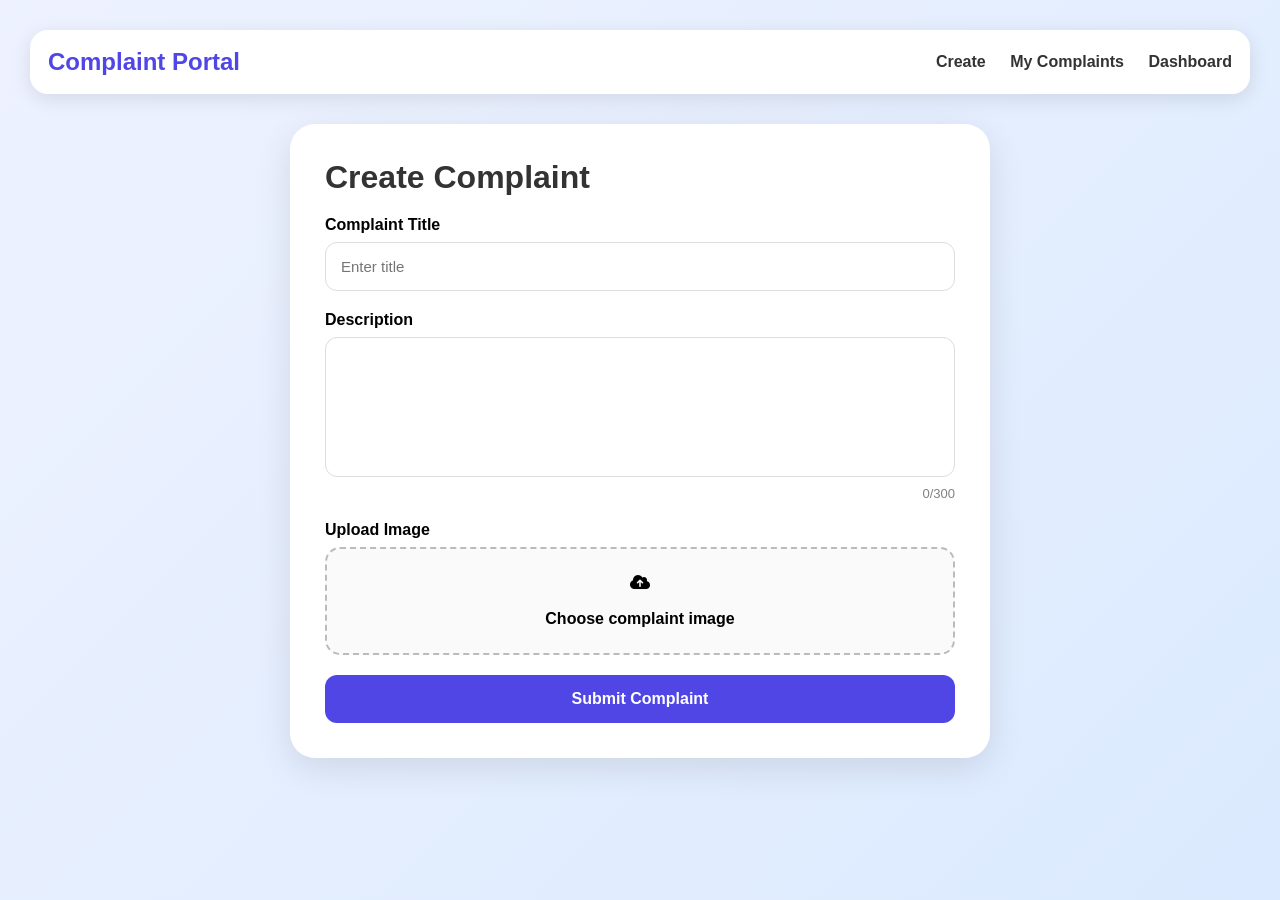
<file: complain managment/complain-managment/frontend/index.html>
<!doctype html>
<html>
  <head>
    <title>Create Complaint</title>

    <meta charset="UTF-8" />

    <meta name="viewport" content="width=device-width, initial-scale=1.0" />

    <link
      rel="stylesheet"
      href="https://cdnjs.cloudflare.com/ajax/libs/font-awesome/6.5.2/css/all.min.css"
    />

    <style>
      * {
        margin: 0;
        padding: 0;
        box-sizing: border-box;
        font-family: Arial, sans-serif;
      }

      body {
        background: linear-gradient(135deg, #eef2ff, #dbeafe);

        min-height: 100vh;

        padding: 30px;
      }

      nav {
        background: white;

        padding: 18px;

        border-radius: 18px;

        box-shadow: 0 5px 20px rgba(0, 0, 0, 0.1);

        display: flex;

        justify-content: space-between;

        align-items: center;

        margin-bottom: 30px;
      }

      .logo {
        font-size: 24px;
        font-weight: bold;
        color: #4f46e5;
      }

      nav a {
        text-decoration: none;

        margin-left: 20px;

        font-weight: bold;

        color: #333;
      }

      .container {
        max-width: 700px;

        margin: auto;

        background: white;

        padding: 35px;

        border-radius: 25px;

        box-shadow: 0 10px 35px rgba(0, 0, 0, 0.1);
      }

      h1 {
        margin-bottom: 20px;

        color: #333;
      }

      .input-group {
        margin-bottom: 20px;
      }

      label {
        display: block;

        margin-bottom: 8px;

        font-weight: bold;
      }

      input,
      textarea {
        width: 100%;

        padding: 15px;

        border: 1px solid #ddd;

        border-radius: 12px;

        outline: none;

        font-size: 15px;
      }

      textarea {
        height: 140px;

        resize: none;
      }

      .counter {
        font-size: 13px;

        text-align: right;

        color: gray;

        margin-top: 5px;
      }

      .upload-box {
        border: 2px dashed #bbb;

        padding: 25px;

        border-radius: 15px;

        text-align: center;

        background: #fafafa;

        cursor: pointer;
      }

      .upload-box:hover {
        border-color: #4f46e5;
      }

      #preview {
        margin-top: 20px;

        max-width: 220px;

        display: none;

        border-radius: 12px;
      }

      button {
        width: 100%;

        padding: 15px;

        border: none;

        border-radius: 12px;

        background: #4f46e5;

        color: white;

        font-size: 16px;

        font-weight: bold;

        cursor: pointer;

        transition: 0.3s;
      }

      button:hover {
        background: #3730a3;
      }
    </style>
  </head>

  <body>
    <nav>
      <div class="logo">Complaint Portal</div>

      <div>
        <a href="index.html"> Create </a>

        <a href="mycomplaints.html"> My Complaints </a>

        <a href="admin.html"> Dashboard </a>
      </div>
    </nav>

    <div class="container">
      <h1>Create Complaint</h1>

      <div class="input-group">
        <label> Complaint Title </label>

        <input id="title" placeholder="Enter title" />
      </div>

      <div class="input-group">
        <label> Description </label>

        <textarea
          id="description"
          placeholder="Describe issue..."
          oninput="countText()"
        >
        </textarea>

        <div class="counter" id="count">0/300</div>
      </div>

      <div class="input-group">
        <label> Upload Image </label>

        <label class="upload-box">
          <i class="fa-solid fa-cloud-arrow-up"> </i>

          <br /><br />

          Choose complaint image

          <input type="file" id="image" hidden />
        </label>

        <img id="preview" />
      </div>

      <button id="submitBtn" onclick="submitComplaint()">
        Submit Complaint
      </button>
    </div>

    <script src="complaint.js"></script>

    <script>
      function countText() {
        let len = document.getElementById("description").value.length;

        document.getElementById("count").innerHTML = len + "/300";
      }

      document
        .getElementById("image")

        .addEventListener(
          "change",

          function () {
            const file = this.files[0];

            if (file) {
              const img = document.getElementById("preview");

              img.src = URL.createObjectURL(file);

              img.style.display = "block";
            }
          },
        );
    </script>
  </body>
</html>
</file>
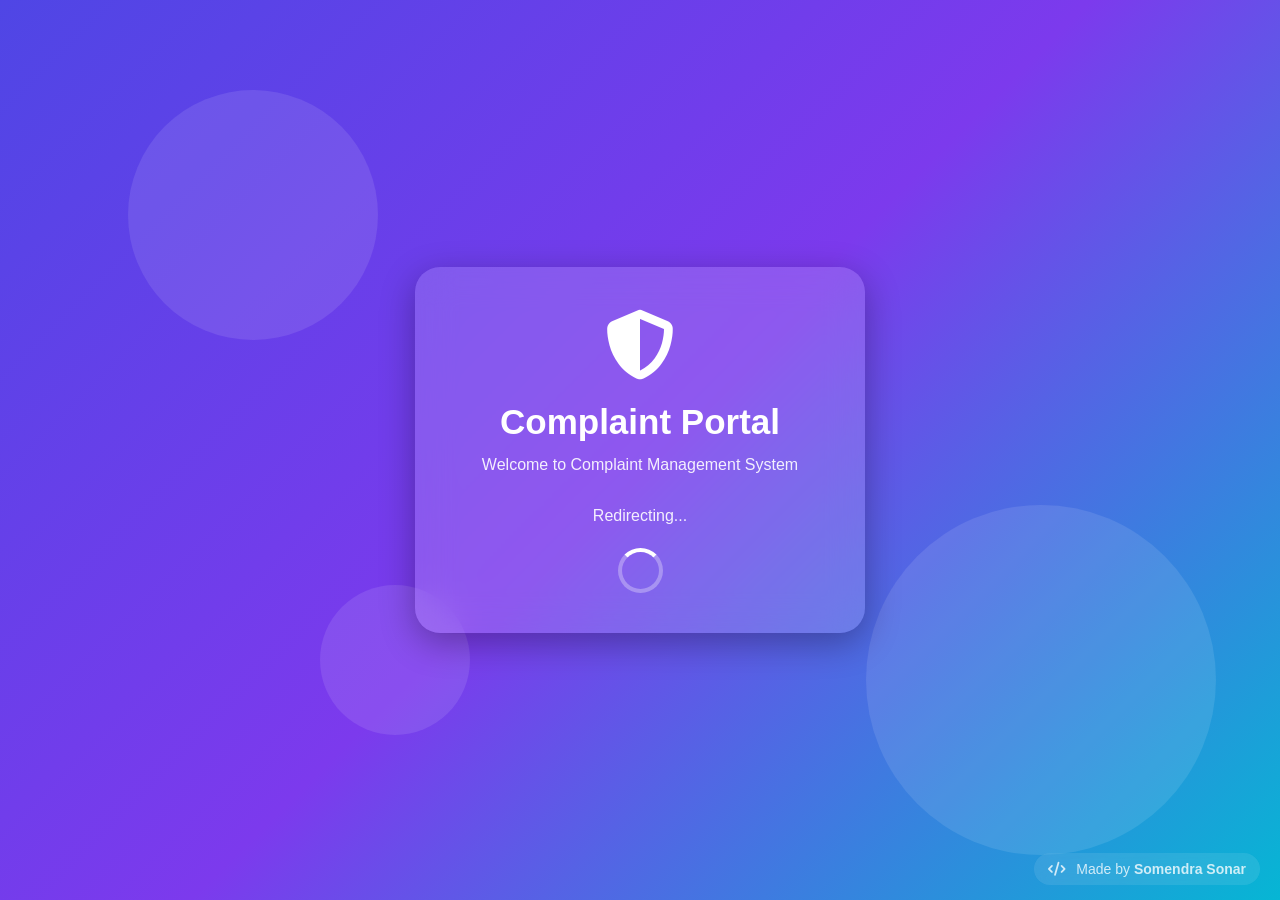
<file: complain managment/complain-managment/src/main/resources/static/index.html>
<!DOCTYPE html>
<html>
<head>
<title>Complaint Portal</title>

<meta charset="UTF-8">
<meta name="viewport" content="width=device-width,initial-scale=1.0">

<link
rel="stylesheet"
href="https://cdnjs.cloudflare.com/ajax/libs/font-awesome/6.5.2/css/all.min.css">

<style>

*{
margin:0;
padding:0;
box-sizing:border-box;
font-family:Arial,sans-serif;
}

body{

height:100vh;

display:flex;

justify-content:center;

align-items:center;

background:
linear-gradient(
135deg,
#4f46e5,
#7c3aed,
#06b6d4
);

overflow:hidden;

color:white;

}

.background{
position:absolute;
width:100%;
height:100%;
overflow:hidden;
}

.circle{
position:absolute;
border-radius:50%;
background:rgba(255,255,255,.1);
animation:float 8s infinite linear;
}

.circle:nth-child(1){
width:250px;
height:250px;
top:10%;
left:10%;
}

.circle:nth-child(2){
width:350px;
height:350px;
bottom:5%;
right:5%;
}

.circle:nth-child(3){
width:150px;
height:150px;
top:65%;
left:25%;
}

@keyframes float{

0%{
transform:translateY(0);
}

50%{
transform:translateY(-30px);
}

100%{
transform:translateY(0);
}

}

.container{

position:relative;

width:450px;

padding:40px;

border-radius:25px;

background:rgba(255,255,255,.15);

backdrop-filter:blur(18px);

box-shadow:
0 10px 35px rgba(0,0,0,.3);

text-align:center;

z-index:10;

animation:fadeIn 1s ease;

}

.logo{

font-size:70px;

margin-bottom:15px;

}

h1{

font-size:35px;

margin-bottom:10px;

}

p{

opacity:.9;

line-height:1.6;

margin-bottom:20px;

}

.loader{

margin:auto;

width:45px;
height:45px;

border:4px solid rgba(255,255,255,.3);

border-top:4px solid white;

border-radius:50%;

animation:spin 1s linear infinite;

}

.credit{

position:absolute;

bottom:15px;

right:20px;

font-size:14px;

opacity:.8;

background:rgba(255,255,255,.12);

padding:8px 14px;

border-radius:20px;

backdrop-filter:blur(10px);

}

.credit i{

margin-right:6px;

}

@keyframes spin{

100%{
transform:rotate(360deg);
}

}

@keyframes fadeIn{

from{
opacity:0;
transform:translateY(30px);
}

to{
opacity:1;
transform:translateY(0);
}

}

</style>

</head>

<body>

<div class="background">

<div class="circle"></div>
<div class="circle"></div>
<div class="circle"></div>

</div>

<div class="container">

<div class="logo">

<i class="fa-solid fa-shield-halved"></i>

</div>

<h1>

Complaint Portal

</h1>

<p>

Welcome to Complaint Management System

<br><br>

Redirecting...

</p>

<div class="loader"></div>

</div>


<div class="credit">

<i class="fa-solid fa-code"></i>

Made by
<b>Somendra Sonar</b>

</div>


<script>

setTimeout(()=>{

const userId=
localStorage.getItem(
"userId"
);

const role=
localStorage.getItem(
"role"
);

if(!userId){

window.location.href=
"login.html";

}

else if(
role==="ADMIN"
){

window.location.href=
"admin.html";

}

else{

window.location.href=
"create.html";

}

},2500);

</script>

</body>
</html>
</file>
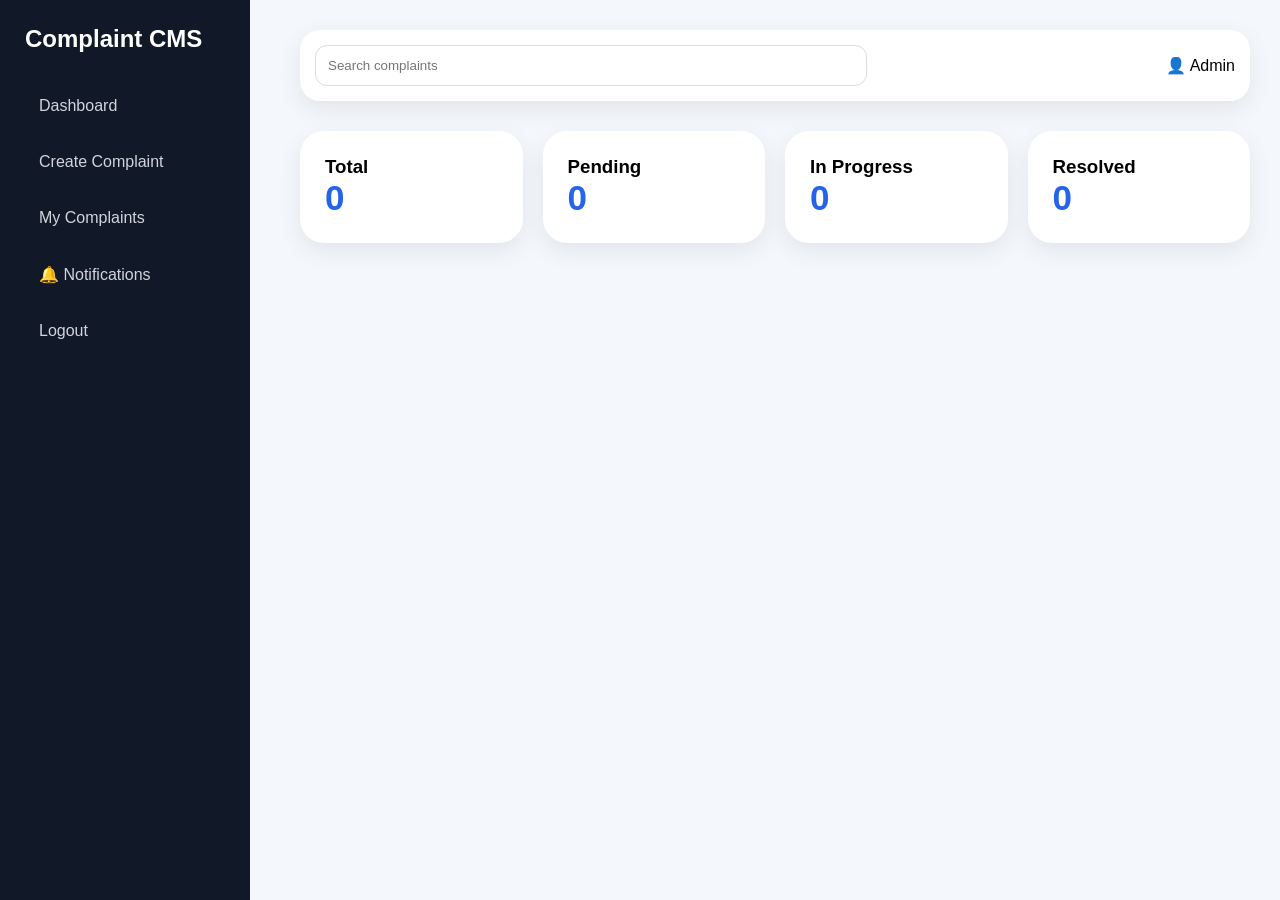
<file: complain managment/complain-managment/frontend/admin.html>
<!-- SOMENDRA IS ADMIN -->
<!doctype html>
<html>
  <head>
    <meta charset="UTF-8" />
    <meta name="viewport" content="width=device-width,initial-scale=1" />

    <title>Admin Dashboard</title>

    <style>
      * {
        margin: 0;
        padding: 0;
        box-sizing: border-box;
      }

      body {
        font-family: Arial, sans-serif;
        background: #f4f7fb;
        display: flex;
      }

      .sidebar {
        width: 250px;
        height: 100vh;
        background: #111827;
        color: white;
        padding: 25px;
        position: fixed;
      }

      .logo {
        font-size: 24px;
        font-weight: bold;
        margin-bottom: 30px;
      }

      .sidebar a {
        display: block;
        color: #d1d5db;
        text-decoration: none;
        padding: 14px;
        border-radius: 12px;
        margin-bottom: 10px;
        transition: 0.3s;
      }

      .sidebar a:hover {
        background: #2563eb;
        color: white;
      }

      .main {
        margin-left: 270px;
        padding: 30px;
        width: 100%;
      }

      .topbar {
        display: flex;
        justify-content: space-between;
        align-items: center;
        background: white;
        padding: 15px;
        border-radius: 20px;
        box-shadow: 0 8px 25px rgba(0, 0, 0, 0.08);
      }

      .search {
        width: 60%;
        padding: 12px;
        border: 1px solid #ddd;
        border-radius: 12px;
      }

      .stats {
        display: grid;
        grid-template-columns: repeat(auto-fit, minmax(220px, 1fr));

        gap: 20px;
        margin-top: 30px;
      }

      .card {
        background: white;
        padding: 25px;
        border-radius: 24px;
        box-shadow: 0 8px 25px rgba(0, 0, 0, 0.08);
      }

      .number {
        font-size: 35px;
        font-weight: bold;
        color: #2563eb;
      }

      .complaint-grid {
        display: grid;
        grid-template-columns: repeat(auto-fit, minmax(400px, 1fr));
        gap: 25px;
        margin-top: 30px;
      }

      .complaint {
        background: white;
        padding: 25px;
        border-radius: 25px;
        box-shadow: 0 8px 25px rgba(0, 0, 0, 0.08);
      }

      .badge {
        padding: 7px 15px;
        border-radius: 50px;
        color: white;
        font-size: 12px;
      }

      .pending {
        background: #f59e0b;
      }

      .progress {
        background: #2563eb;
      }

      .resolved {
        background: #16a34a;
      }

      img {
        width: 100%;
        height: 250px;
        object-fit: cover;
        border-radius: 15px;
        margin-top: 15px;
      }

      textarea {
        width: 100%;
        padding: 12px;
        margin-top: 15px;
        border-radius: 12px;
        border: 1px solid #ddd;
      }

      button {
        padding: 10px 15px;
        border: none;
        border-radius: 12px;
        cursor: pointer;
        margin-top: 10px;
        margin-right: 5px;
        color: white;
      }

      .responseBtn {
        background: #111827;
      }

      .progressBtn {
        background: #2563eb;
      }

      .resolveBtn {
        background: #16a34a;
      }

      .pdfBtn {
        background: #dc2626;
      }

      .timelineBtn {
        background: #7c3aed;
      }

      #timelineModal,
      #notifyBox {
        display: none;

        position: fixed;

        background: white;

        padding: 25px;

        border-radius: 20px;

        box-shadow: 0 0 20px rgba(0, 0, 0, 0.2);

        z-index: 999;
      }

      #timelineModal {
        top: 10%;
        left: 35%;
        width: 450px;
      }

      #notifyBox {
        right: 20px;
        top: 80px;
        width: 320px;
        max-height: 400px;
        overflow: auto;
      }
    </style>
  </head>

  <body>
    <div class="sidebar">
      <div class="logo">Complaint CMS</div>

      <a href="admin.html">Dashboard</a>

      <a href="index.html"> Create Complaint </a>

      <a href="mycomplaints.html"> My Complaints </a>

      <a href="#" onclick="showNotifications()"> 🔔 Notifications </a>

      <a href="#" onclick="logout()"> Logout </a>
    </div>

    <div class="main">
      <div class="topbar">
        <input class="search" id="search" placeholder="Search complaints" />

        <div>👤 Admin</div>
      </div>

      <div class="stats">
        <div class="card">
          <h3>Total</h3>

          <div class="number" id="total">0</div>
        </div>

        <div class="card">
          <h3>Pending</h3>

          <div class="number" id="pending">0</div>
        </div>

        <div class="card">
          <h3>In Progress</h3>

          <div class="number" id="progress">0</div>
        </div>

        <div class="card">
          <h3>Resolved</h3>

          <div class="number" id="resolved">0</div>
        </div>
      </div>

      <div class="complaint-grid" id="complaints"></div>
    </div>

    <div id="timelineModal">
      <h2>Complaint Timeline</h2>

      <div id="timelineData"></div>

      <br />

      <button class="timelineBtn" onclick="closeTimeline()">Close</button>
    </div>

    <div id="notifyBox">
      <h2>Notifications</h2>

      <div id="notifyData"></div>

      <br />

      <button onclick="closeNotifications()">Close</button>
    </div>

    <script>
      function logout() {
        localStorage.clear();

        window.location = "login.html";
      }

      async function sendResponse(id) {
        const response = document.getElementById(`response${id}`).value;

        await fetch(
          `http://localhost:8080/api/complaints/${id}/response?response=${response}`,

          {
            method: "PUT",
          },
        );

        loadComplaints();
      }

      async function updateStatus(id, status) {
        await fetch(
          `http://localhost:8080/api/complaints/${id}?status=${status}`,

          {
            method: "PUT",
          },
        );

        loadComplaints();
      }

      async function showNotifications() {
        const response = await fetch("http://localhost:8080/api/notifications");

        const data = await response.json();

        let output = "";

        data.reverse().forEach((n) => {
          output += `

<p>

🔔 ${n.message}

<br>

<small>

${n.time}

</small>

</p>

<hr>

`;
        });

        notifyData.innerHTML = output;

        notifyBox.style.display = "block";
      }

      function closeNotifications() {
        notifyBox.style.display = "none";
      }

      async function viewTimeline(id) {
        const response = await fetch(
          `http://localhost:8080/api/complaints/${id}/history`,
        );

        const data = await response.json();

        let output = "";

        if (data.length === 0) {
          output = "No history found";
        }

        data.forEach((h) => {
          output += `

<p>

<b>

${h.action}

</b>

<br>

${h.time}

</p>

<hr>

`;
        });

        timelineData.innerHTML = output;

        timelineModal.style.display = "block";
      }

      function closeTimeline() {
        timelineModal.style.display = "none";
      }

      function downloadComplaintPDF(id) {
        window.open(`http://localhost:8080/api/complaints/${id}/pdf`);
      }

      async function loadComplaints() {
        const response = await fetch("http://localhost:8080/api/complaints");

        const data = await response.json();

        total.innerText = data.length;

        pending.innerText = data.filter((c) => c.status === "Pending").length;

        progress.innerText = data.filter(
          (c) => c.status === "In Progress",
        ).length;

        resolved.innerText = data.filter((c) => c.status === "Resolved").length;

        const search = document.getElementById("search").value.toLowerCase();

        let output = "";

        data
          .filter((c) =>
            String(c.title || "")
              .toLowerCase()
              .includes(search),
          )
          .forEach((c) => {
            let badge = "pending";

            if (c.status === "Resolved") badge = "resolved";

            if (c.status === "In Progress") badge = "progress";

            output += `

<div class="complaint">

<h2>

${c.title}

</h2>

<br>

<span
class=
"badge ${badge}">

${c.status}

</span>

<p
style=
"margin-top:15px">

${c.description}

</p>

${
  c.imageName
    ? `<img src=
"http://localhost:8080/uploads/${c.imageName}">`
    : ""
}

<p style="margin-top:15px">

Admin Response:

<b>

${c.adminResponse || "No response"}

</b>

</p>

<textarea
id=
"response${c.id}"

placeholder=
"Write response">

</textarea>

<br>

<button
class="responseBtn"
onclick=
"sendResponse(${c.id})">

Send Response

</button>

<button
class="progressBtn"
onclick=
"updateStatus(${c.id},'In Progress')">

In Progress

</button>

<button
class="resolveBtn"
onclick=
"updateStatus(${c.id},'Resolved')">

Resolved

</button>

<button
class="pdfBtn"
onclick=
"downloadComplaintPDF(${c.id})">

PDF

</button>

<button
class="timelineBtn"
onclick=
"viewTimeline(${c.id})">

Timeline

</button>

</div>

`;
          });

        complaints.innerHTML = output;
      }

      search.addEventListener("input", loadComplaints);

      loadComplaints();
    </script>
  </body>
</html>
</file>
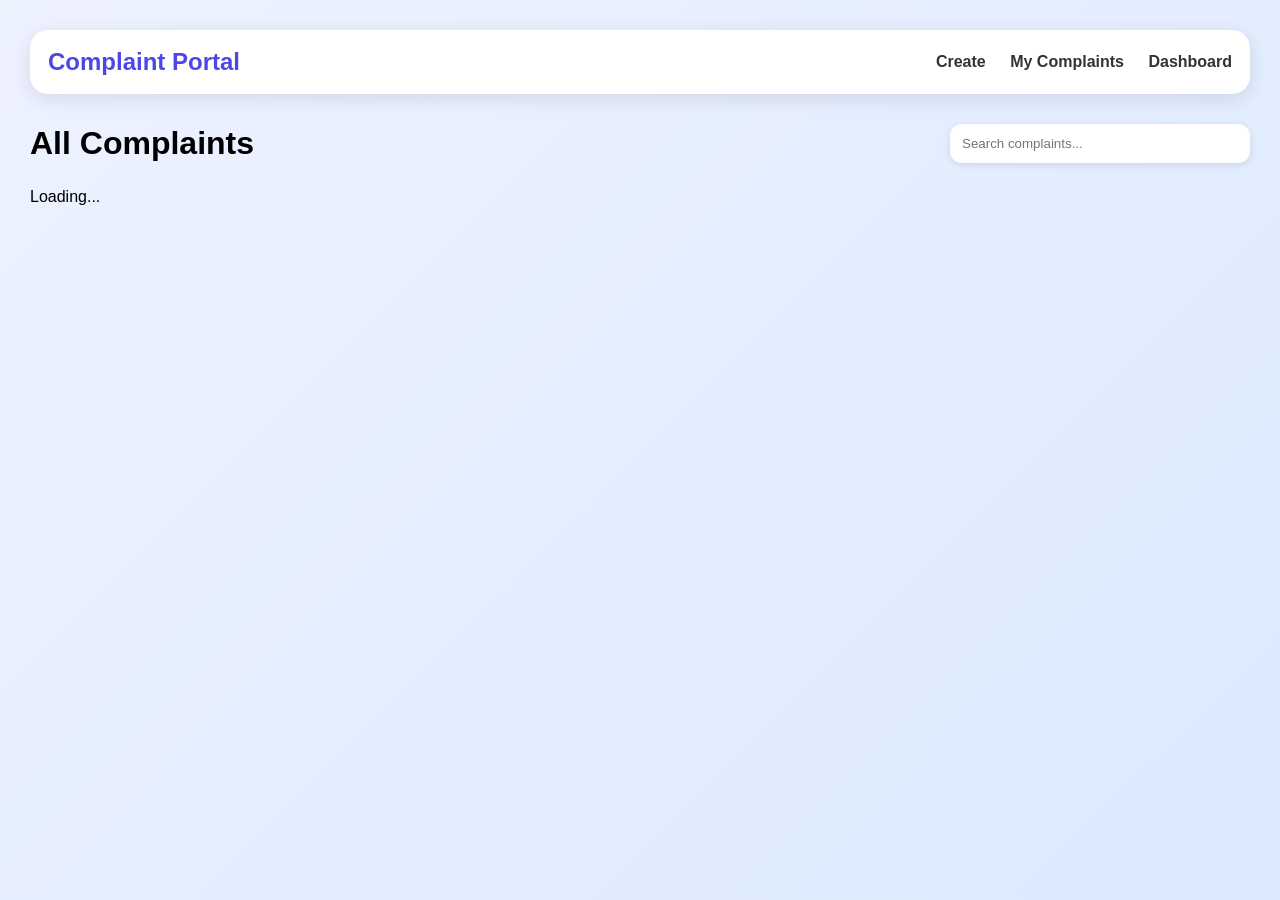
<file: complain managment/complain-managment/frontend/complaints.html>
<!doctype html>
<html>
  <head>
    <title>All Complaints</title>

    <meta charset="UTF-8" />

    <meta name="viewport" content="width=device-width, initial-scale=1.0" />

    <link
      rel="stylesheet"
      href="https://cdnjs.cloudflare.com/ajax/libs/font-awesome/6.5.2/css/all.min.css"
    />

    <style>
      * {
        margin: 0;
        padding: 0;
        box-sizing: border-box;
        font-family: Arial, sans-serif;
      }

      body {
        background: linear-gradient(135deg, #eef2ff, #dbeafe);

        padding: 30px;

        min-height: 100vh;
      }

      nav {
        background: white;

        padding: 18px;

        border-radius: 18px;

        display: flex;

        justify-content: space-between;

        align-items: center;

        box-shadow: 0 5px 20px rgba(0, 0, 0, 0.1);

        margin-bottom: 30px;
      }

      .logo {
        font-size: 24px;

        font-weight: bold;

        color: #4f46e5;
      }

      nav a {
        text-decoration: none;

        margin-left: 20px;

        font-weight: bold;

        color: #333;
      }

      nav a:hover {
        color: #4f46e5;
      }

      .header {
        display: flex;

        justify-content: space-between;

        align-items: center;

        margin-bottom: 25px;
      }

      .search {
        padding: 12px;

        width: 300px;

        border: none;

        border-radius: 12px;

        outline: none;

        box-shadow: 0 2px 8px rgba(0, 0, 0, 0.1);
      }

      .grid {
        display: grid;

        grid-template-columns: repeat(auto-fit, minmax(340px, 1fr));

        gap: 25px;
      }

      .card {
        background: white;

        padding: 25px;

        border-radius: 20px;

        box-shadow: 0 8px 25px rgba(0, 0, 0, 0.1);

        transition: 0.3s;
      }

      .card:hover {
        transform: translateY(-6px);
      }

      .card h2 {
        margin-bottom: 10px;

        color: #333;
      }

      .badge {
        display: inline-block;

        padding: 8px 15px;

        border-radius: 20px;

        font-size: 14px;

        font-weight: bold;

        color: white;

        margin-top: 10px;
      }

      .Pending {
        background: orange;
      }

      .Resolved {
        background: green;
      }

      .InProgress {
        background: #2563eb;
      }

      .category {
        margin-top: 12px;

        padding: 8px;

        background: #f3f4f6;

        border-radius: 10px;

        display: inline-block;
      }

      img {
        width: 100%;

        max-height: 220px;

        object-fit: cover;

        border-radius: 12px;

        margin-top: 15px;
      }

      .date {
        margin-top: 15px;

        font-size: 13px;

        color: gray;
      }

      .empty {
        text-align: center;

        font-size: 25px;

        color: gray;

        margin-top: 80px;
      }
    </style>
  </head>

  <body>
    <nav>
      <div class="logo">Complaint Portal</div>

      <div>
        <a href="index.html"> Create </a>

        <a href="mycomplaints.html"> My Complaints </a>

        <a href="admin.html"> Dashboard </a>
      </div>
    </nav>

    <div class="header">
      <h1>All Complaints</h1>

      <input
        class="search"
        id="search"
        placeholder="Search complaints..."
        oninput="loadComplaints()"
      />
    </div>

    <div id="complaintList" class="grid">Loading...</div>

    <script>
      async function loadComplaints() {
        const response = await fetch("http://localhost:8080/api/complaints");

        const data = await response.json();

        const search = document.getElementById("search").value.toLowerCase();

        let output = "";

        const filtered = data.filter((c) =>
          String(c.title).toLowerCase().includes(search),
        );

        if (filtered.length === 0) {
          output = `

<div class="empty">

<i
class="fa-solid fa-folder-open">

</i>

<br><br>

No Complaints Found

</div>

`;
        }

        filtered.forEach((c) => {
          let badgeClass = String(c.status).replace(" ", "");

          output += `

<div class="card">

<h2>

${c.title}

</h2>

<p>

${c.description}

</p>


<div
class="badge ${badgeClass}">

${c.status}

</div>


<div class="category">

📁

${c.category || "General"}

</div>


${
  c.imageName
    ? `<img src=

"http://localhost:8080/uploads/${c.imageName}"

>`
    : ""
}


<div class="date">

Created:

${c.createdAt ? new Date(c.createdAt).toLocaleString() : "Unknown"}

</div>

</div>

`;
        });

        document.getElementById("complaintList").innerHTML = output;
      }

      loadComplaints();
    </script>
  </body>
</html>
</file>
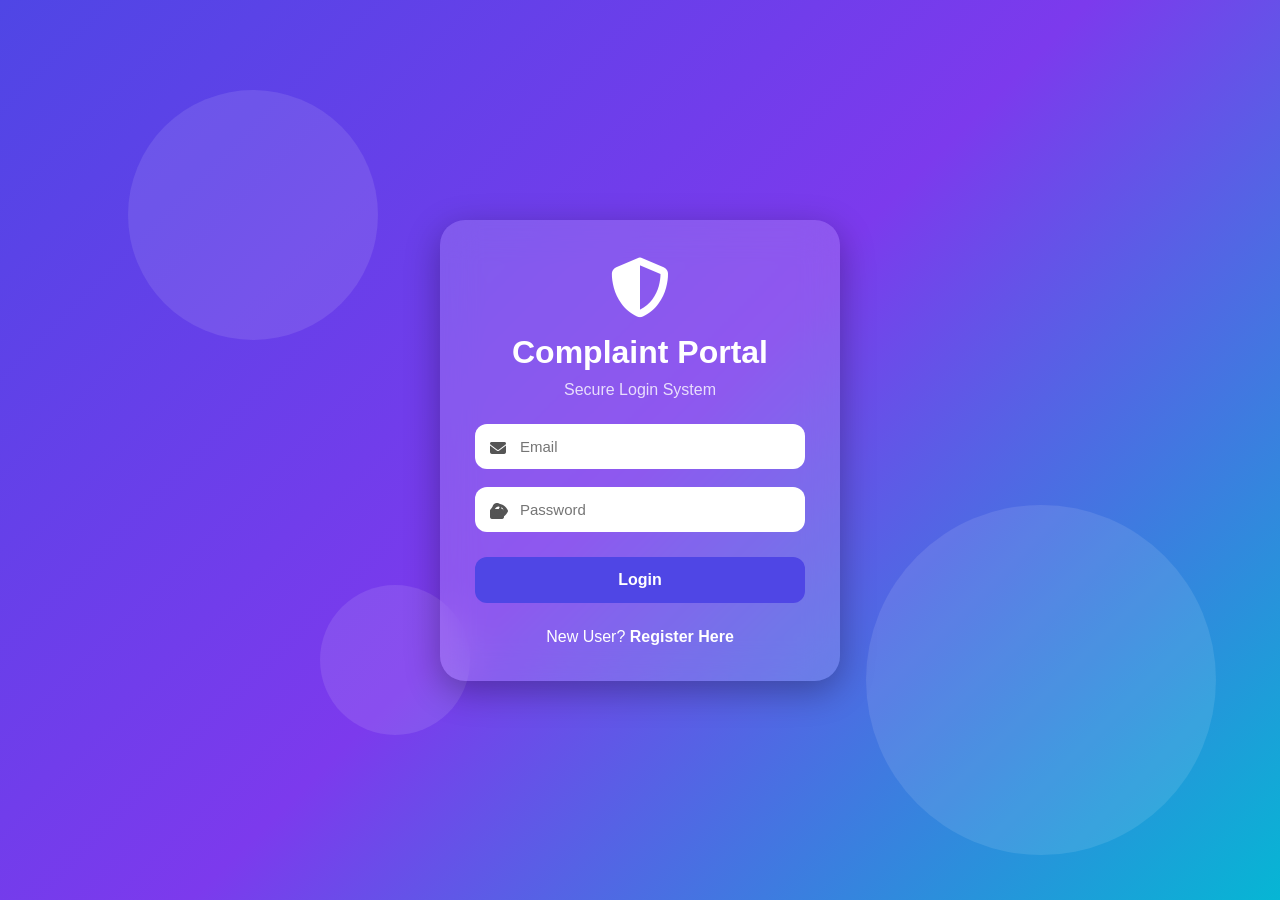
<file: complain managment/complain-managment/frontend/login.html>
<!doctype html>
<html>
  <head>
    <title>Complaint System Login</title>

    <meta charset="UTF-8" />

    <meta name="viewport" content="width=device-width, initial-scale=1.0" />

    <link
      rel="stylesheet"
      href="https://cdnjs.cloudflare.com/ajax/libs/font-awesome/6.5.2/css/all.min.css"
    />

    <style>
      * {
        margin: 0;
        padding: 0;
        box-sizing: border-box;
        font-family: Arial, sans-serif;
      }

      body {
        height: 100vh;

        display: flex;

        justify-content: center;

        align-items: center;

        background: linear-gradient(135deg, #4f46e5, #7c3aed, #06b6d4);

        overflow: hidden;
      }

      .background {
        position: absolute;

        width: 100%;
        height: 100%;

        overflow: hidden;
      }

      .circle {
        position: absolute;

        border-radius: 50%;

        background: rgba(255, 255, 255, 0.1);

        animation: float 8s infinite linear;
      }

      .circle:nth-child(1) {
        width: 250px;
        height: 250px;

        top: 10%;
        left: 10%;
      }

      .circle:nth-child(2) {
        width: 350px;
        height: 350px;

        bottom: 5%;
        right: 5%;
      }

      .circle:nth-child(3) {
        width: 150px;
        height: 150px;

        top: 65%;
        left: 25%;
      }

      @keyframes float {
        0% {
          transform: translateY(0px);
        }

        50% {
          transform: translateY(-30px);
        }

        100% {
          transform: translateY(0px);
        }
      }

      .container {
        position: relative;

        width: 400px;

        padding: 35px;

        border-radius: 25px;

        background: rgba(255, 255, 255, 0.15);

        backdrop-filter: blur(18px);

        box-shadow: 0 10px 35px rgba(0, 0, 0, 0.3);

        color: white;

        z-index: 100;
      }

      .logo {
        font-size: 60px;

        text-align: center;

        margin-bottom: 10px;
      }

      h1 {
        text-align: center;

        margin-bottom: 10px;
      }

      .subtitle {
        text-align: center;

        margin-bottom: 25px;

        opacity: 0.8;
      }

      .input-box {
        position: relative;

        margin-top: 18px;
      }

      .input-box i {
        position: absolute;

        left: 15px;

        top: 16px;

        color: #555;
      }

      .input-box input {
        width: 100%;

        padding: 14px 14px 14px 45px;

        border: none;

        border-radius: 12px;

        outline: none;

        font-size: 15px;
      }

      .password-toggle {
        position: absolute;

        right: 15px;

        top: 16px;

        cursor: pointer;

        color: #555;
      }

      button {
        width: 100%;

        padding: 14px;

        margin-top: 25px;

        border: none;

        border-radius: 12px;

        background: #4f46e5;

        color: white;

        font-size: 16px;

        font-weight: bold;

        cursor: pointer;

        transition: 0.3s;
      }

      button:hover {
        background: #3730a3;

        transform: translateY(-2px);
      }

      .footer {
        margin-top: 25px;

        text-align: center;
      }

      .footer a {
        color: #fff;

        font-weight: bold;

        text-decoration: none;
      }

      .footer a:hover {
        text-decoration: underline;
      }
    </style>
  </head>

  <body>
    <div class="background">
      <div class="circle"></div>

      <div class="circle"></div>

      <div class="circle"></div>
    </div>

    <div class="container">
      <div class="logo">
        <i class="fa-solid fa-shield-halved"></i>
      </div>

      <h1>Complaint Portal</h1>

      <p class="subtitle">Secure Login System</p>

      <div class="input-box">
        <i class="fa-solid fa-envelope"></i>

        <input id="email" placeholder="Email" />
      </div>

      <div class="input-box">
        <i class="fa-solid fa-lock"></i>

        <input id="password" type="password" placeholder="Password" />

        <i class="fa-solid fa-eye password-toggle" onclick="togglePassword()">
        </i>
      </div>

      <button id="loginBtn" onclick="login()">Login</button>

      <div class="footer">
        New User?

        <a href="register.html"> Register Here </a>
      </div>
    </div>

    <script>
      function togglePassword() {
        let pass = document.getElementById("password");

        if (pass.type === "password") {
          pass.type = "text";
        } else {
          pass.type = "password";
        }
      }

      async function login() {
        const btn = document.getElementById("loginBtn");

        btn.innerHTML = "Logging in...";

        btn.disabled = true;

        const data = {
          email: document.getElementById("email").value,

          password: document.getElementById("password").value,
        };

        try {
          const response = await fetch(
            "http://localhost:8080/api/auth/login",

            {
              method: "POST",

              headers: {
                "Content-Type": "application/json",
              },

              body: JSON.stringify(data),
            },
          );

          if (!response.ok) {
            throw new Error();
          }

          const user = await response.json();

          localStorage.setItem("userId", user.id);

          localStorage.setItem("userName", user.name);

          localStorage.setItem("role", user.role);

          if (user.role === "ADMIN") {
            window.location = "admin.html";
          } else {
            window.location = "index.html";
          }
        } catch {
          alert("Invalid Email or Password");

          btn.innerHTML = "Login";

          btn.disabled = false;
        }
      }
    </script>
  </body>
</html>
</file>
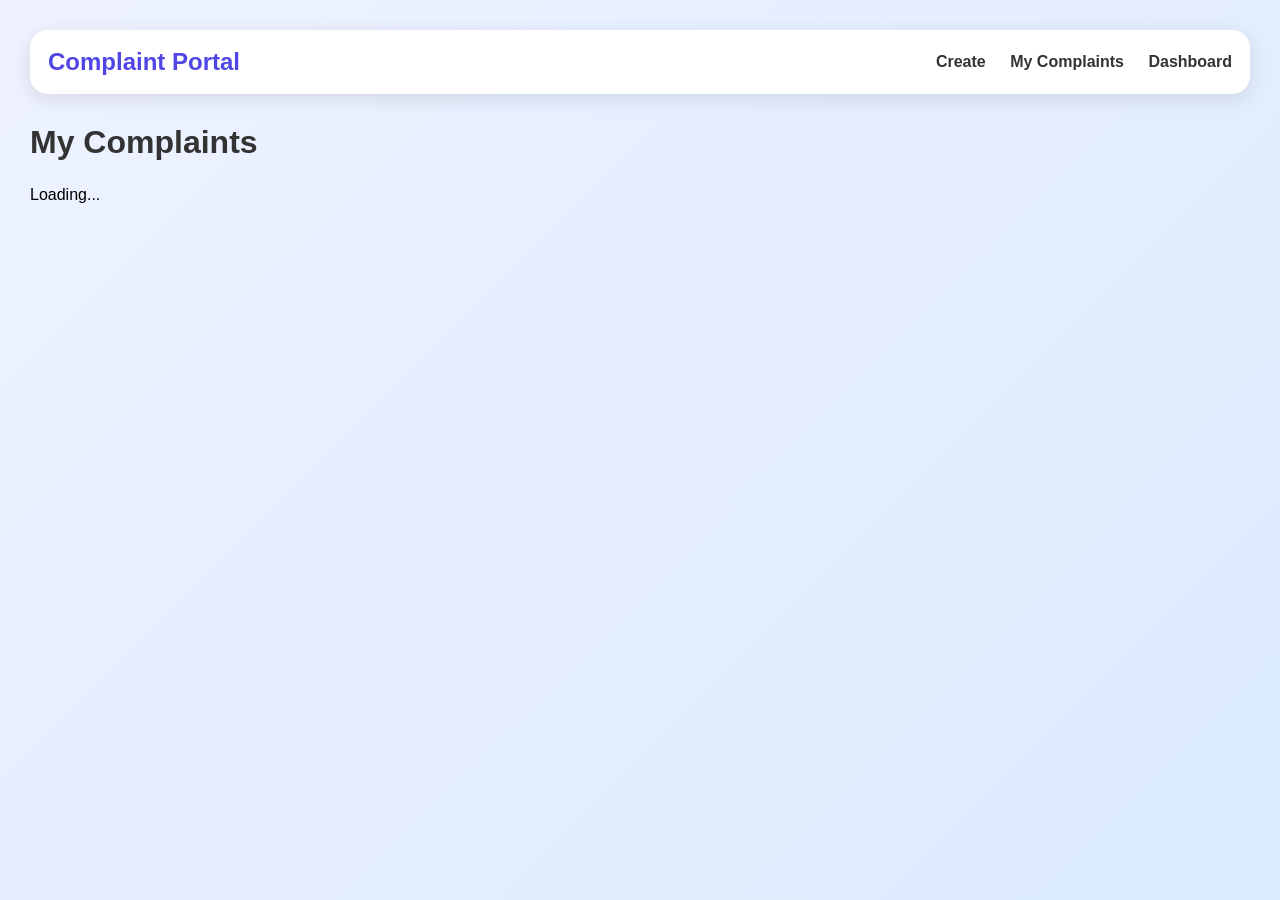
<file: complain managment/complain-managment/frontend/mycomplaints.html>
<!doctype html>
<html>
  <head>
    <title>My Complaints</title>

    <meta charset="UTF-8" />

    <meta name="viewport" content="width=device-width, initial-scale=1.0" />

    <link
      rel="stylesheet"
      href="https://cdnjs.cloudflare.com/ajax/libs/font-awesome/6.5.2/css/all.min.css"
    />

    <style>
      * {
        margin: 0;
        padding: 0;
        box-sizing: border-box;
        font-family: Arial, sans-serif;
      }

      body {
        background: linear-gradient(135deg, #eef2ff, #dbeafe);

        padding: 30px;

        min-height: 100vh;
      }

      nav {
        background: white;

        padding: 18px;

        border-radius: 18px;

        display: flex;

        justify-content: space-between;

        align-items: center;

        box-shadow: 0 5px 20px rgba(0, 0, 0, 0.1);

        margin-bottom: 30px;
      }

      .logo {
        font-size: 24px;

        font-weight: bold;

        color: #4f46e5;
      }

      nav a {
        text-decoration: none;

        margin-left: 20px;

        font-weight: bold;

        color: #333;
      }

      nav a:hover {
        color: #4f46e5;
      }

      h1 {
        margin-bottom: 25px;

        color: #333;
      }

      .grid {
        display: grid;

        grid-template-columns: repeat(auto-fit, minmax(350px, 1fr));

        gap: 25px;
      }

      .card {
        background: white;

        padding: 25px;

        border-radius: 20px;

        box-shadow: 0 8px 25px rgba(0, 0, 0, 0.1);

        transition: 0.3s;
      }

      .card:hover {
        transform: translateY(-6px);
      }

      .card h2 {
        margin-bottom: 10px;

        color: #333;
      }

      .badge {
        padding: 8px 14px;

        border-radius: 20px;

        color: white;

        font-size: 14px;

        font-weight: bold;

        display: inline-block;

        margin-top: 10px;
      }

      .Pending {
        background: orange;
      }

      .Resolved {
        background: green;
      }

      .InProgress {
        background: #2563eb;
      }

      img {
        width: 100%;

        max-height: 250px;

        object-fit: cover;

        border-radius: 12px;

        margin-top: 15px;
      }

      .response {
        background: #f5f5f5;

        padding: 10px;

        margin-top: 15px;

        border-radius: 10px;
      }

      button {
        margin-top: 15px;

        width: 100%;

        padding: 12px;

        border: none;

        border-radius: 10px;

        background: #4f46e5;

        color: white;

        font-weight: bold;

        cursor: pointer;
      }

      button:hover {
        background: #3730a3;
      }

      .empty {
        text-align: center;

        margin-top: 100px;

        font-size: 22px;

        color: gray;
      }

      .date {
        margin-top: 15px;

        font-size: 13px;

        color: gray;
      }
    </style>
  </head>

  <body>
    <nav>
      <div class="logo">Complaint Portal</div>

      <div>
        <a href="index.html"> Create </a>

        <a href="mycomplaints.html"> My Complaints </a>

        <a href="admin.html"> Dashboard </a>
      </div>
    </nav>

    <h1>My Complaints</h1>

    <div id="complaints" class="grid">Loading...</div>

    <script>
      async function loadComplaints() {
        const userId = localStorage.getItem("userId");

        const response = await fetch(
          `http://localhost:8080/api/complaints/user/${userId}`,
        );

        const data = await response.json();

        let output = "";

        if (data.length === 0) {
          output = `

<div class="empty">

<i class="fa-solid fa-folder-open">

</i>

<br><br>

No Complaints Found

</div>

`;
        }

        data.forEach((c) => {
          let badgeClass = c.status.replace(" ", "");

          output += `

<div class="card">

<h2>

${c.title}

</h2>

<p>

${c.description}

</p>


<div
class="badge ${badgeClass}">

${c.status}

</div>


${
  c.imageName
    ? `<img src=

"http://localhost:8080/uploads/${c.imageName}"

>`
    : ""
}


<div class="response">

<b>

Admin Response:

</b>

<br>

${c.adminResponse || "No response yet"}

</div>


<div class="date">

Created:

${new Date(c.createdAt).toLocaleString()}

</div>


<button

onclick=

"window.open(

'http://localhost:8080/api/complaints/${c.id}/pdf'

)"

>

<i
class="fa-solid fa-download">

</i>

 Download PDF

</button>


</div>

`;
        });

        document.getElementById("complaints").innerHTML = output;
      }

      loadComplaints();
    </script>
  </body>
</html>
</file>
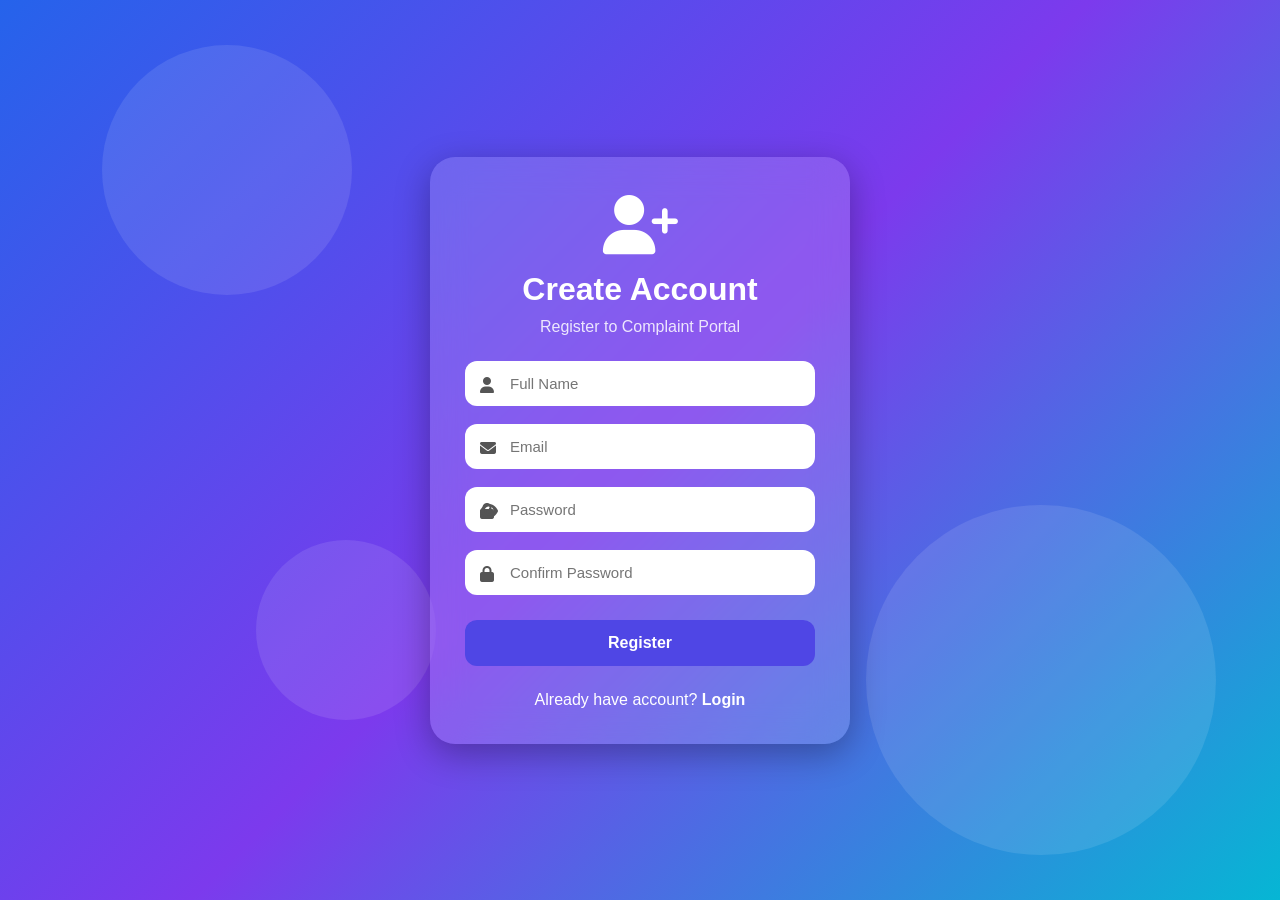
<file: complain managment/complain-managment/frontend/register.html>
<!doctype html>
<html>
  <head>
    <title>Register</title>

    <meta charset="UTF-8" />

    <meta name="viewport" content="width=device-width, initial-scale=1.0" />

    <link
      rel="stylesheet"
      href="https://cdnjs.cloudflare.com/ajax/libs/font-awesome/6.5.2/css/all.min.css"
    />

    <style>
      * {
        margin: 0;
        padding: 0;
        box-sizing: border-box;
        font-family: Arial, sans-serif;
      }

      body {
        height: 100vh;

        display: flex;

        justify-content: center;

        align-items: center;

        background: linear-gradient(135deg, #2563eb, #7c3aed, #06b6d4);

        overflow: hidden;
      }

      .background {
        position: absolute;

        width: 100%;
        height: 100%;
      }

      .circle {
        position: absolute;

        border-radius: 50%;

        background: rgba(255, 255, 255, 0.1);

        animation: float 8s infinite linear;
      }

      .circle:nth-child(1) {
        width: 250px;
        height: 250px;

        top: 5%;
        left: 8%;
      }

      .circle:nth-child(2) {
        width: 350px;
        height: 350px;

        bottom: 5%;
        right: 5%;
      }

      .circle:nth-child(3) {
        width: 180px;
        height: 180px;

        bottom: 20%;
        left: 20%;
      }

      @keyframes float {
        0% {
          transform: translateY(0);
        }

        50% {
          transform: translateY(-30px);
        }

        100% {
          transform: translateY(0);
        }
      }

      .container {
        position: relative;

        width: 420px;

        padding: 35px;

        border-radius: 25px;

        background: rgba(255, 255, 255, 0.15);

        backdrop-filter: blur(18px);

        box-shadow: 0 10px 35px rgba(0, 0, 0, 0.3);

        color: white;

        z-index: 100;
      }

      .logo {
        font-size: 60px;

        text-align: center;

        margin-bottom: 10px;
      }

      h1 {
        text-align: center;

        margin-bottom: 10px;
      }

      .subtitle {
        text-align: center;

        margin-bottom: 25px;

        opacity: 0.85;
      }

      .input-box {
        position: relative;

        margin-top: 18px;
      }

      .input-box i {
        position: absolute;

        left: 15px;

        top: 16px;

        color: #555;
      }

      .input-box input {
        width: 100%;

        padding: 14px 14px 14px 45px;

        border: none;

        border-radius: 12px;

        outline: none;

        font-size: 15px;
      }

      .password-toggle {
        position: absolute;

        right: 15px;

        top: 16px;

        cursor: pointer;

        color: #555;
      }

      button {
        width: 100%;

        padding: 14px;

        margin-top: 25px;

        border: none;

        border-radius: 12px;

        background: #4f46e5;

        color: white;

        font-size: 16px;

        font-weight: bold;

        cursor: pointer;

        transition: 0.3s;
      }

      button:hover {
        background: #312e81;

        transform: translateY(-2px);
      }

      .footer {
        text-align: center;

        margin-top: 25px;
      }

      .footer a {
        color: white;

        font-weight: bold;

        text-decoration: none;
      }
    </style>
  </head>

  <body>
    <div class="background">
      <div class="circle"></div>
      <div class="circle"></div>
      <div class="circle"></div>
    </div>

    <div class="container">
      <div class="logo">
        <i class="fa-solid fa-user-plus"></i>
      </div>

      <h1>Create Account</h1>

      <p class="subtitle">Register to Complaint Portal</p>

      <div class="input-box">
        <i class="fa-solid fa-user"></i>

        <input id="name" placeholder="Full Name" />
      </div>

      <div class="input-box">
        <i class="fa-solid fa-envelope"></i>

        <input id="email" placeholder="Email" />
      </div>

      <div class="input-box">
        <i class="fa-solid fa-lock"></i>

        <input id="password" type="password" placeholder="Password" />

        <i class="fa-solid fa-eye password-toggle" onclick="togglePassword()">
        </i>
      </div>

      <div class="input-box">
        <i class="fa-solid fa-lock"></i>

        <input
          id="confirmPassword"
          type="password"
          placeholder="Confirm Password"
        />
      </div>

      <button id="registerBtn" onclick="register()">Register</button>

      <div class="footer">
        Already have account?

        <a href="login.html"> Login </a>
      </div>
    </div>

    <script>
      function togglePassword() {
        let pass = document.getElementById("password");

        pass.type = pass.type === "password" ? "text" : "password";
      }

      async function register() {
        const name = document.getElementById("name").value;

        const email = document.getElementById("email").value;

        const password = document.getElementById("password").value;

        const confirm = document.getElementById("confirmPassword").value;

        if (password !== confirm) {
          alert("Passwords do not match");

          return;
        }

        const btn = document.getElementById("registerBtn");

        btn.innerHTML = "Creating...";

        btn.disabled = true;

        const data = {
          name: name,

          email: email,

          password: password,
        };

        try {
          await fetch(
            "http://localhost:8080/api/auth/register",

            {
              method: "POST",

              headers: {
                "Content-Type": "application/json",
              },

              body: JSON.stringify(data),
            },
          );

          alert("Registration Successful");

          window.location = "login.html";
        } catch {
          alert("Registration Failed");

          btn.innerHTML = "Register";

          btn.disabled = false;
        }
      }
    </script>
  </body>
</html>
</file>
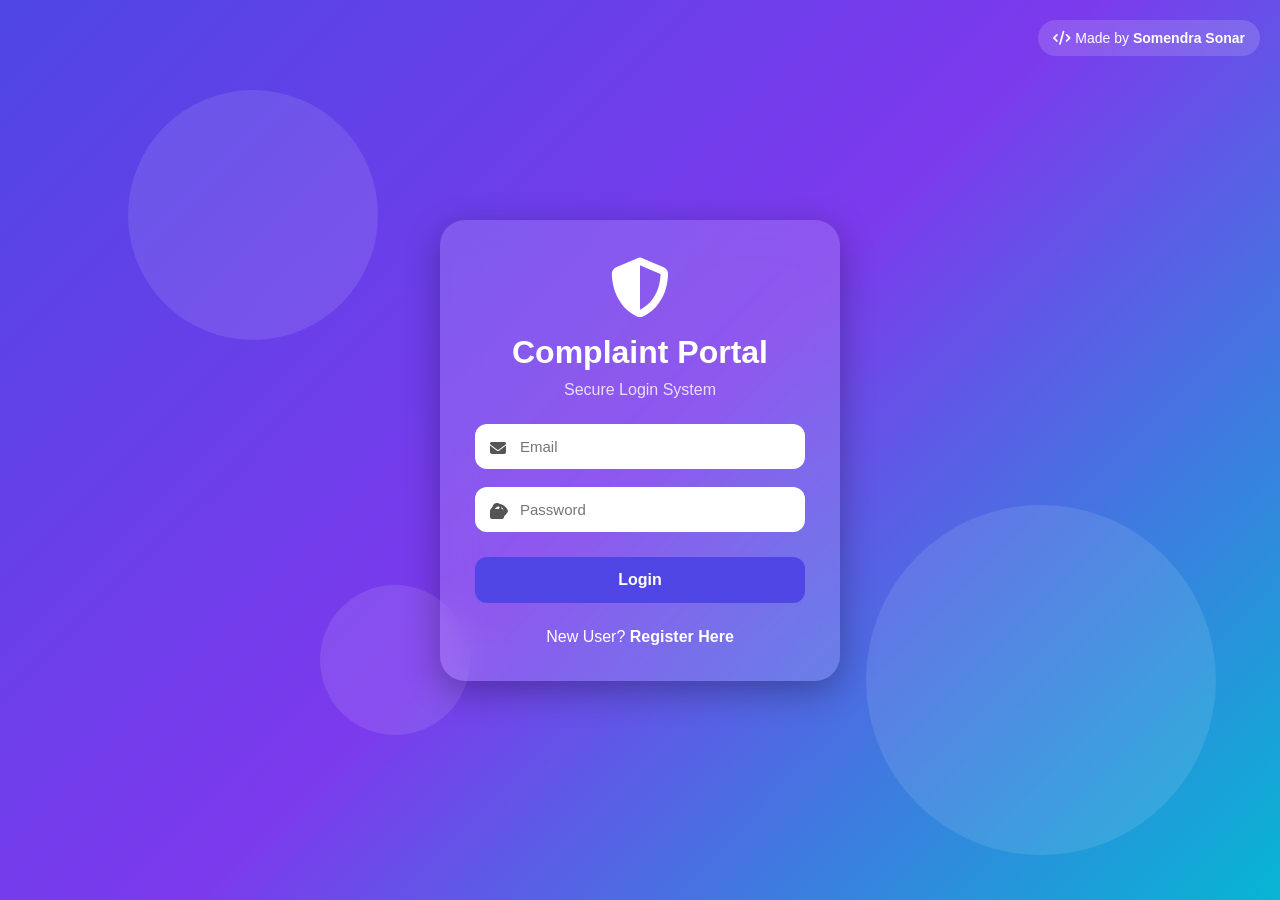
<file: complain managment/complain-managment/src/main/resources/static/admin.html>
<!doctype html>
<html>
<head>
<meta charset="UTF-8"/>
<meta name="viewport" content="width=device-width,initial-scale=1"/>

<title>Admin Dashboard</title>

<style>

*{
margin:0;
padding:0;
box-sizing:border-box;
}

body{
font-family:Arial,sans-serif;
background:#f4f7fb;
display:flex;
}

.sidebar{
width:250px;
height:100vh;
background:#111827;
color:white;
padding:25px;
position:fixed;
}

.logo{
font-size:24px;
font-weight:bold;
margin-bottom:30px;
}

.sidebar a{
display:block;
color:#d1d5db;
text-decoration:none;
padding:14px;
border-radius:12px;
margin-bottom:10px;
transition:.3s;
}

.sidebar a:hover{
background:#2563eb;
color:white;
}

.main{
margin-left:270px;
padding:30px;
width:100%;
}

.topbar{
display:flex;
justify-content:space-between;
align-items:center;
background:white;
padding:15px;
border-radius:20px;
box-shadow:0 8px 25px rgba(0,0,0,.08);
}

.search{
width:60%;
padding:12px;
border:1px solid #ddd;
border-radius:12px;
}

.stats{
display:grid;
grid-template-columns:repeat(auto-fit,minmax(220px,1fr));
gap:20px;
margin-top:30px;
}

.card{
background:white;
padding:25px;
border-radius:24px;
box-shadow:0 8px 25px rgba(0,0,0,.08);
}

.number{
font-size:35px;
font-weight:bold;
color:#2563eb;
}

.complaint-grid{
display:grid;
grid-template-columns:repeat(auto-fit,minmax(400px,1fr));
gap:25px;
margin-top:30px;
}

.complaint{
background:white;
padding:25px;
border-radius:25px;
box-shadow:0 8px 25px rgba(0,0,0,.08);
}

.badge{
padding:7px 15px;
border-radius:50px;
color:white;
font-size:12px;
}

.pending{
background:#f59e0b;
}

.progress{
background:#2563eb;
}

.resolved{
background:#16a34a;
}

img{
width:100%;
height:250px;
object-fit:cover;
border-radius:15px;
margin-top:15px;
}

textarea{
width:100%;
padding:12px;
margin-top:15px;
border-radius:12px;
border:1px solid #ddd;
}

button{
padding:10px 15px;
border:none;
border-radius:12px;
cursor:pointer;
margin-top:10px;
margin-right:5px;
color:white;
}

.responseBtn{
background:#111827;
}

.progressBtn{
background:#2563eb;
}

.resolveBtn{
background:#16a34a;
}

.pdfBtn{
background:#dc2626;
}

.timelineBtn{
background:#7c3aed;
}

#timelineModal,
#notifyBox{

display:none;

position:fixed;

background:white;

padding:25px;

border-radius:20px;

box-shadow:0 0 20px rgba(0,0,0,.2);

z-index:999;

}

#timelineModal{
top:10%;
left:35%;
width:450px;
}

#notifyBox{
right:20px;
top:80px;
width:320px;
max-height:400px;
overflow:auto;
}

</style>

</head>

<body>

<div class="sidebar">

<div class="logo">

Complaint CMS

</div>

<a href="admin.html">

Dashboard

</a>

<a href="create.html">

Create Complaint

</a>

<a href="mycomplaints.html">

My Complaints

</a>

<a href="#"
onclick="showNotifications()">

🔔 Notifications

</a>

<a href="#"
onclick="logout()">

Logout

</a>

</div>

<div class="main">

<div class="topbar">

<input
class="search"
id="search"
placeholder="Search complaints">

<div>

👤 Admin

</div>

</div>

<div class="stats">

<div class="card">
<h3>Total</h3>
<div class="number" id="total">0</div>
</div>

<div class="card">
<h3>Pending</h3>
<div class="number" id="pending">0</div>
</div>

<div class="card">
<h3>In Progress</h3>
<div class="number" id="progress">0</div>
</div>

<div class="card">
<h3>Resolved</h3>
<div class="number" id="resolved">0</div>
</div>

</div>

<div
class="complaint-grid"
id="complaints">

</div>

</div>

<div id="timelineModal">

<h2>
Complaint Timeline
</h2>

<div id="timelineData"></div>

<br>

<button
class="timelineBtn"
onclick="closeTimeline()">

Close

</button>

</div>

<div id="notifyBox">

<h2>
Notifications
</h2>

<div id="notifyData"></div>

<br>

<button onclick=
"closeNotifications()">

Close

</button>

</div>

<script>

// =======================
// LOGIN + ADMIN SECURITY
// =======================

const userId =
localStorage.getItem("userId");

const role =
localStorage.getItem("role");

const userName =
localStorage.getItem("userName");

if(!userId){

alert(
"Please login first"
);

window.location.href=
"login.html";

}

if(role!=="ADMIN"){

alert(
"Access Denied"
);

window.location.href=
"create.html";

}


// =======================
// SHOW ADMIN NAME
// =======================

document.querySelector(
".topbar div"
).innerHTML=

`👤 ${userName || "Admin"}`;


// =======================
// LOGOUT
// =======================

function logout(){

localStorage.clear();

window.location.href=
"login.html";

}


// =======================
// SEND RESPONSE
// =======================

async function sendResponse(id){

const response=
document.getElementById(
`response${id}`
).value;

if(!response){

alert(
"Write response first"
);

return;

}

await fetch(

`${window.location.origin}/api/complaints/${id}/response?response=${encodeURIComponent(response)}`,

{
method:"PUT"
}

);

loadComplaints();

}


// =======================
// UPDATE STATUS
// =======================

async function updateStatus(id,status){

await fetch(

`${window.location.origin}/api/complaints/${id}?status=${status}`,

{
method:"PUT"
}

);

loadComplaints();

}


// =======================
// NOTIFICATIONS
// =======================

async function showNotifications(){

const response=
await fetch(

`${window.location.origin}/api/notifications`

);

const data=
await response.json();

let output="";

data.reverse().forEach((n)=>{

output+=`

<p>

🔔 ${n.message}

<br>

<small>${n.time}</small>

</p>

<hr>

`;

});

notifyData.innerHTML=
output;

notifyBox.style.display=
"block";

}

function closeNotifications(){

notifyBox.style.display=
"none";

}


// =======================
// TIMELINE
// =======================

async function viewTimeline(id){

const response=
await fetch(

`${window.location.origin}/api/complaints/${id}/history`

);

const data=
await response.json();

let output="";

data.forEach((h)=>{

output+=`

<p>

<b>${h.action}</b>

<br>

${h.time}

</p>

<hr>

`;

});

timelineData.innerHTML=
output;

timelineModal.style.display=
"block";

}

function closeTimeline(){

timelineModal.style.display=
"none";

}


// =======================
// PDF
// =======================

function downloadComplaintPDF(id){

window.open(

`${window.location.origin}/api/complaints/${id}/pdf`

);

}


// =======================
// LOAD COMPLAINTS
// =======================

async function loadComplaints(){

const response=
await fetch(

`${window.location.origin}/api/complaints`

);

const data=
await response.json();

total.innerText=
data.length;

pending.innerText=
data.filter(
(c)=>c.status==="Pending"
).length;

progress.innerText=
data.filter(
(c)=>c.status==="In Progress"
).length;

resolved.innerText=
data.filter(
(c)=>c.status==="Resolved"
).length;


let output="";


data.forEach((c)=>{

let badge="pending";

if(
c.status==="Resolved"
)
badge="resolved";

if(
c.status==="In Progress"
)
badge="progress";


output+=`

<div class="complaint">

<h2>${c.title}</h2>

<br>

<span class=
"badge ${badge}">

${c.status}

</span>

<p style=
"margin-top:15px">

${c.description}

</p>

${
c.imageName
?
`<img src="${window.location.origin}/uploads/${c.imageName}">`
:
""
}

<p style=
"margin-top:15px">

Admin Response:

<b>

${c.adminResponse || "No response"}

</b>

</p>


<textarea
id=
"response${c.id}"

placeholder=
"Write response">

</textarea>


<br>


<button
class=
"responseBtn"

onclick=
"sendResponse(${c.id})">

Send Response

</button>


<button
class=
"progressBtn"

onclick=
"updateStatus(${c.id},'In Progress')">

In Progress

</button>


<button
class=
"resolveBtn"

onclick=
"updateStatus(${c.id},'Resolved')">

Resolved

</button>


<button
class=
"pdfBtn"

onclick=
"downloadComplaintPDF(${c.id})">

PDF

</button>


<button
class=
"timelineBtn"

onclick=
"viewTimeline(${c.id})">

Timeline

</button>

</div>

`;

});

complaints.innerHTML=
output;

}


// =======================
// SEARCH
// =======================

search.addEventListener(

"input",

loadComplaints

);


// =======================
// INITIAL LOAD
// =======================

loadComplaints();

</script>

</body>
</html>
</file>
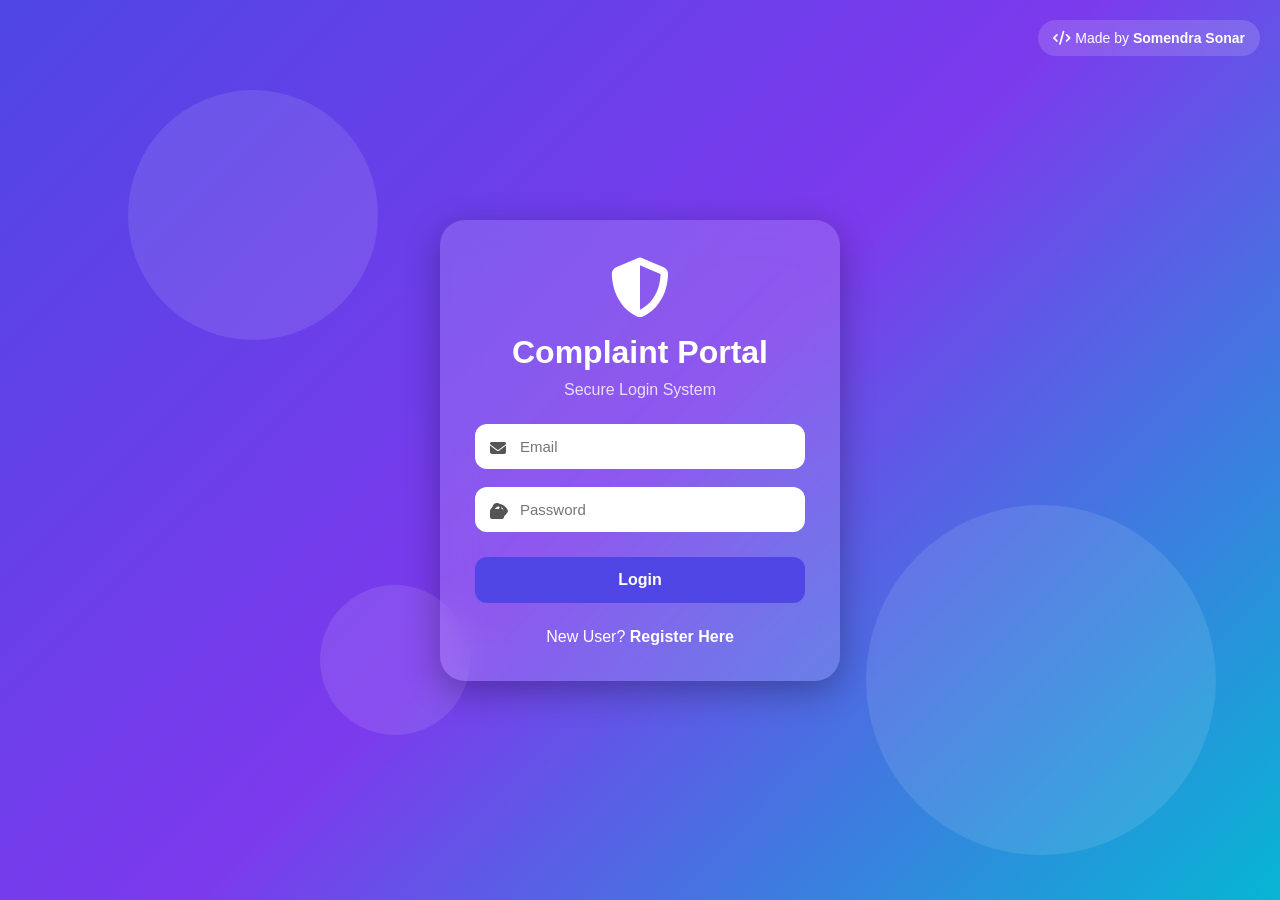
<file: complain managment/complain-managment/src/main/resources/static/complaints.html>
<!doctype html>
<html>
<head>
<title>All Complaints</title>

<meta charset="UTF-8"/>
<meta name="viewport" content="width=device-width, initial-scale=1.0"/>

<link
rel="stylesheet"
href="https://cdnjs.cloudflare.com/ajax/libs/font-awesome/6.5.2/css/all.min.css"
/>

<style>

*{
margin:0;
padding:0;
box-sizing:border-box;
font-family:Arial,sans-serif;
}

body{
background:linear-gradient(135deg,#eef2ff,#dbeafe);
padding:30px;
min-height:100vh;
}

nav{
background:white;
padding:18px;
border-radius:18px;
display:flex;
justify-content:space-between;
align-items:center;
box-shadow:0 5px 20px rgba(0,0,0,.1);
margin-bottom:30px;
}

.logo{
font-size:24px;
font-weight:bold;
color:#4f46e5;
}

nav a{
text-decoration:none;
margin-left:20px;
font-weight:bold;
color:#333;
}

nav a:hover{
color:#4f46e5;
}

.user-box{

display:flex;
align-items:center;
gap:15px;

}

.user-name{

font-weight:bold;
color:#4f46e5;

}

.logout{

background:#ef4444;
padding:10px 15px;
border:none;
border-radius:10px;
color:white;
cursor:pointer;

}

.header{
display:flex;
justify-content:space-between;
align-items:center;
margin-bottom:25px;
}

.search{
padding:12px;
width:300px;
border:none;
border-radius:12px;
outline:none;
box-shadow:0 2px 8px rgba(0,0,0,.1);
}

.grid{
display:grid;
grid-template-columns:repeat(auto-fit,minmax(340px,1fr));
gap:25px;
}

.card{
background:white;
padding:25px;
border-radius:20px;
box-shadow:0 8px 25px rgba(0,0,0,.1);
transition:.3s;
}

.card:hover{
transform:translateY(-6px);
}

.card h2{
margin-bottom:10px;
color:#333;
}

.badge{
display:inline-block;
padding:8px 15px;
border-radius:20px;
font-size:14px;
font-weight:bold;
color:white;
margin-top:10px;
}

.Pending{
background:orange;
}

.Resolved{
background:green;
}

.InProgress{
background:#2563eb;
}

.category{
margin-top:12px;
padding:8px;
background:#f3f4f6;
border-radius:10px;
display:inline-block;
}

img{
width:100%;
max-height:220px;
object-fit:cover;
border-radius:12px;
margin-top:15px;
}

.date{
margin-top:15px;
font-size:13px;
color:gray;
}

.empty{
text-align:center;
font-size:25px;
color:gray;
margin-top:80px;
}

</style>

</head>

<body>

<script>

const userId=
localStorage.getItem(
"userId"
);

if(!userId){

alert(
"Please login first"
);

window.location.href=
"login.html";

}

</script>

<nav>

<div class="logo">
Complaint Portal
</div>

<div>

<a href="create.html">
Create
</a>

<a href="mycomplaints.html">
My Complaints
</a>

<a
id="dashboardLink"
href="admin.html">

Dashboard

</a>

</div>

<div class="user-box">

<div class="user-name">

👤
<span id="username">

</span>

</div>

<button
class="logout"
onclick="logout()">

Logout

</button>

</div>

</nav>

<div class="header">

<h1>
All Complaints
</h1>

<input
class="search"
id="search"
placeholder="Search complaints..."
oninput="loadComplaints()"
/>

</div>

<div
id="complaintList"
class="grid">

Loading...

</div>

<script>

document.getElementById(
"username"
).innerText=

localStorage.getItem(
"userName"
);

if(
localStorage.getItem(
"role"
)!=="ADMIN"
){

document.getElementById(
"dashboardLink"
).style.display=
"none";

}

function logout(){

localStorage.clear();

window.location.href=
"login.html";

}


async function loadComplaints(){

try{

const response=

await fetch(
`${window.location.origin}/api/complaints`
);

if(!response.ok){

throw new Error();

}

const data=
await response.json();

const search=

document
.getElementById(
"search"
)

.value

.toLowerCase();

let output="";

const filtered=

data.filter((c)=>

String(
c.title||""
)

.toLowerCase()

.includes(
search
)

);


if(filtered.length===0){

output=`

<div class="empty">

<i class=
"fa-solid fa-folder-open">

</i>

<br><br>

No Complaints Found

</div>

`;

}


filtered.forEach((c)=>{

let badgeClass=

String(
c.status
)

.replace(
" ",
""
);

output+=`

<div class="card">

<h2>

${c.title}

</h2>

<p>

${c.description}

</p>

<div
class=
"badge ${badgeClass}">

${c.status}

</div>

<div class=
"category">

📁

${c.category||"General"}

</div>

${
c.imageName
?
`<img src="${window.location.origin}/uploads/${c.imageName}">`
:
""
}

<div class="date">

Created:

${
c.createdAt
?

new Date(
c.createdAt
)

.toLocaleString()

:

"Unknown"

}

</div>

</div>

`;

});

document.getElementById(
"complaintList"
).innerHTML=
output;

}catch(error){

console.log(error);

document.getElementById(
"complaintList"
)

.innerHTML=

`<div class="empty">

Error loading complaints

</div>`;

}

}

loadComplaints();

</script>

</body>
</html>
</file>
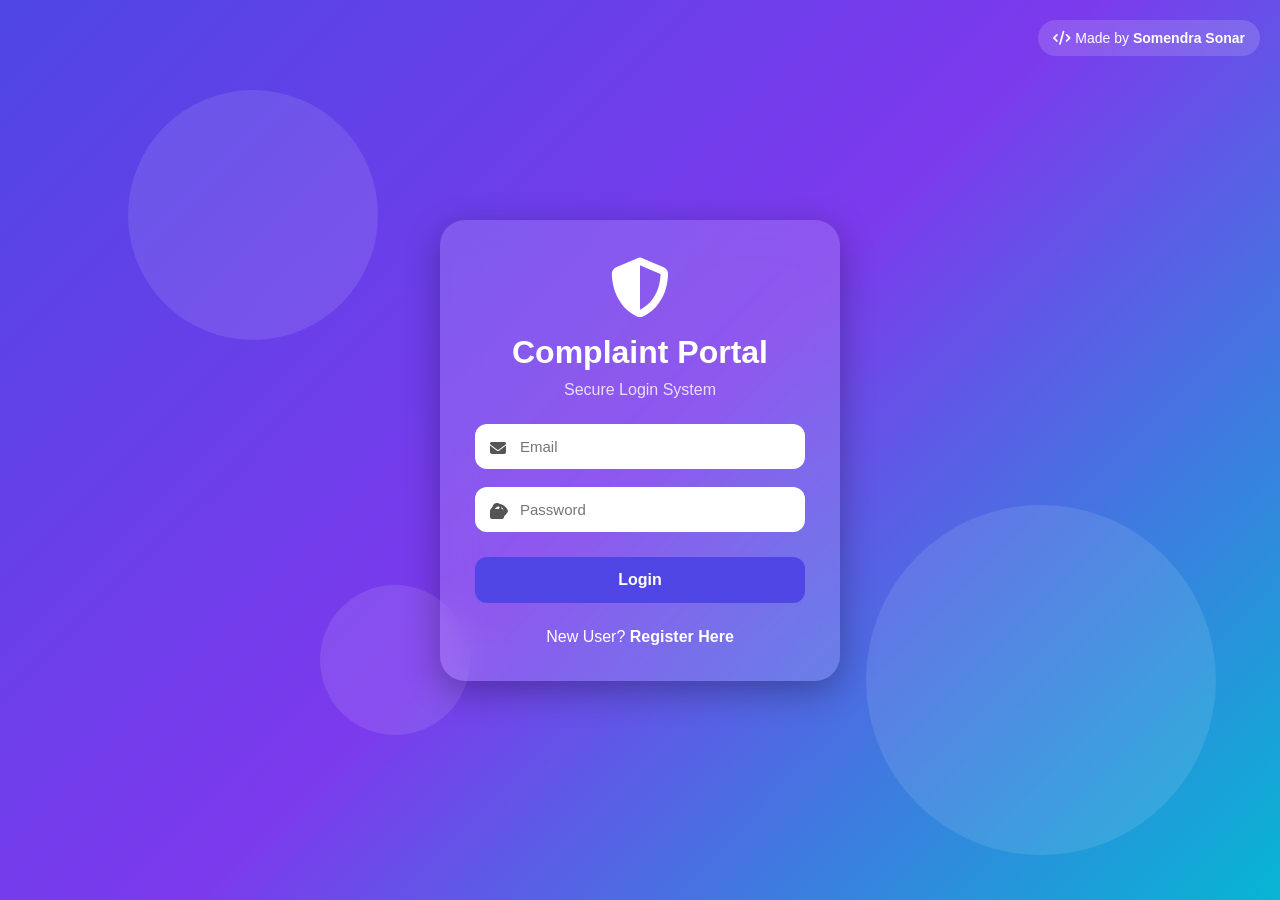
<file: complain managment/complain-managment/src/main/resources/static/create.html>
<!doctype html>
<html>
<head>
<title>Create Complaint</title>

<meta charset="UTF-8"/>
<meta name="viewport" content="width=device-width, initial-scale=1.0"/>

<link
rel="stylesheet"
href="https://cdnjs.cloudflare.com/ajax/libs/font-awesome/6.5.2/css/all.min.css"
/>

<style>

*{
margin:0;
padding:0;
box-sizing:border-box;
font-family:Arial,sans-serif;
}

body{
background:linear-gradient(135deg,#eef2ff,#dbeafe);
min-height:100vh;
padding:30px;
}

nav{

background:white;

padding:18px;

border-radius:18px;

box-shadow:
0 5px 20px rgba(0,0,0,.1);

display:flex;

justify-content:space-between;

align-items:center;

margin-bottom:30px;

}

.logo{

font-size:24px;
font-weight:bold;
color:#4f46e5;

}

nav a{

text-decoration:none;

margin-left:20px;

font-weight:bold;

color:#333;

}

nav a:hover{

color:#4f46e5;

}

.user-box{

display:flex;

align-items:center;

gap:15px;

}

.user{

font-weight:bold;

color:#4f46e5;

}

.logout{

background:#ef4444;

padding:10px 15px;

border:none;

border-radius:10px;

color:white;

cursor:pointer;

}

.container{

max-width:700px;

margin:auto;

background:white;

padding:35px;

border-radius:25px;

box-shadow:
0 10px 35px rgba(0,0,0,.1);

}

h1{

margin-bottom:20px;
color:#333;

}

.input-group{

margin-bottom:20px;

}

label{

display:block;

margin-bottom:8px;

font-weight:bold;

}

input,
textarea{

width:100%;

padding:15px;

border:1px solid #ddd;

border-radius:12px;

outline:none;

font-size:15px;

}

textarea{

height:140px;

resize:none;

}

.counter{

font-size:13px;

text-align:right;

color:gray;

margin-top:5px;

}

.upload-box{

border:2px dashed #bbb;

padding:25px;

border-radius:15px;

text-align:center;

background:#fafafa;

cursor:pointer;

}

.upload-box:hover{

border-color:#4f46e5;

}

#preview{

margin-top:20px;

max-width:220px;

display:none;

border-radius:12px;

}

.submitBtn{

width:100%;

padding:15px;

border:none;

border-radius:12px;

background:#4f46e5;

color:white;

font-size:16px;

font-weight:bold;

cursor:pointer;

transition:.3s;

}

.submitBtn:hover{

background:#3730a3;

}

</style>

</head>

<body>

<script>

if(
!localStorage.getItem(
"userId"
)
){

alert(
"Please login first"
);

window.location.href=
"login.html";

}

</script>

<nav>

<div class="logo">

Complaint Portal

</div>

<div>

<a href="create.html">

Create

</a>

<a href="mycomplaints.html">

My Complaints

</a>

<a
id="dashboardLink"
href="admin.html">

Dashboard

</a>

</div>

<div class="user-box">

<div class="user">

👤
<span id="username">

</span>

</div>

<button
class="logout"
onclick="logout()">

Logout

</button>

</div>

</nav>

<div class="container">

<h1>

Create Complaint

</h1>

<div class="input-group">

<label>

Complaint Title

</label>

<input
id="title"
placeholder="Enter title"
/>

</div>


<div class="input-group">

<label>

Description

</label>

<textarea
id="description"
placeholder=
"Describe issue..."
oninput=
"countText()">

</textarea>

<div
class="counter"
id="count">

0/300

</div>

</div>


<div class="input-group">

<label>

Upload Image

</label>

<label
class=
"upload-box">

<i class=
"fa-solid fa-cloud-arrow-up">

</i>

<br><br>

Choose complaint image

<input
type="file"
id="image"
hidden/>

</label>

<img id="preview"/>

</div>


<button
class="submitBtn"
onclick=
"submitComplaint()">

Submit Complaint

</button>

</div>


<script src="complaint.js"></script>


<script>

document.getElementById(
"username"
).innerText=

localStorage.getItem(
"userName"
);


if(
localStorage.getItem(
"role"
)!=="ADMIN"
){

document.getElementById(
"dashboardLink"
).style.display=
"none";

}


function logout(){

localStorage.clear();

window.location.href=
"login.html";

}


function countText(){

let len=

document.getElementById(
"description"
)

.value.length;


document.getElementById(
"count"
)

.innerHTML=

len+"/300";

}


document
.getElementById(
"image"
)

.addEventListener(

"change",

function(){

const file=
this.files[0];

if(file){

const img=

document.getElementById(
"preview"
);

img.src=
URL.createObjectURL(
file
);

img.style.display=
"block";

}

}

);

</script>

</body>
</html>
</file>
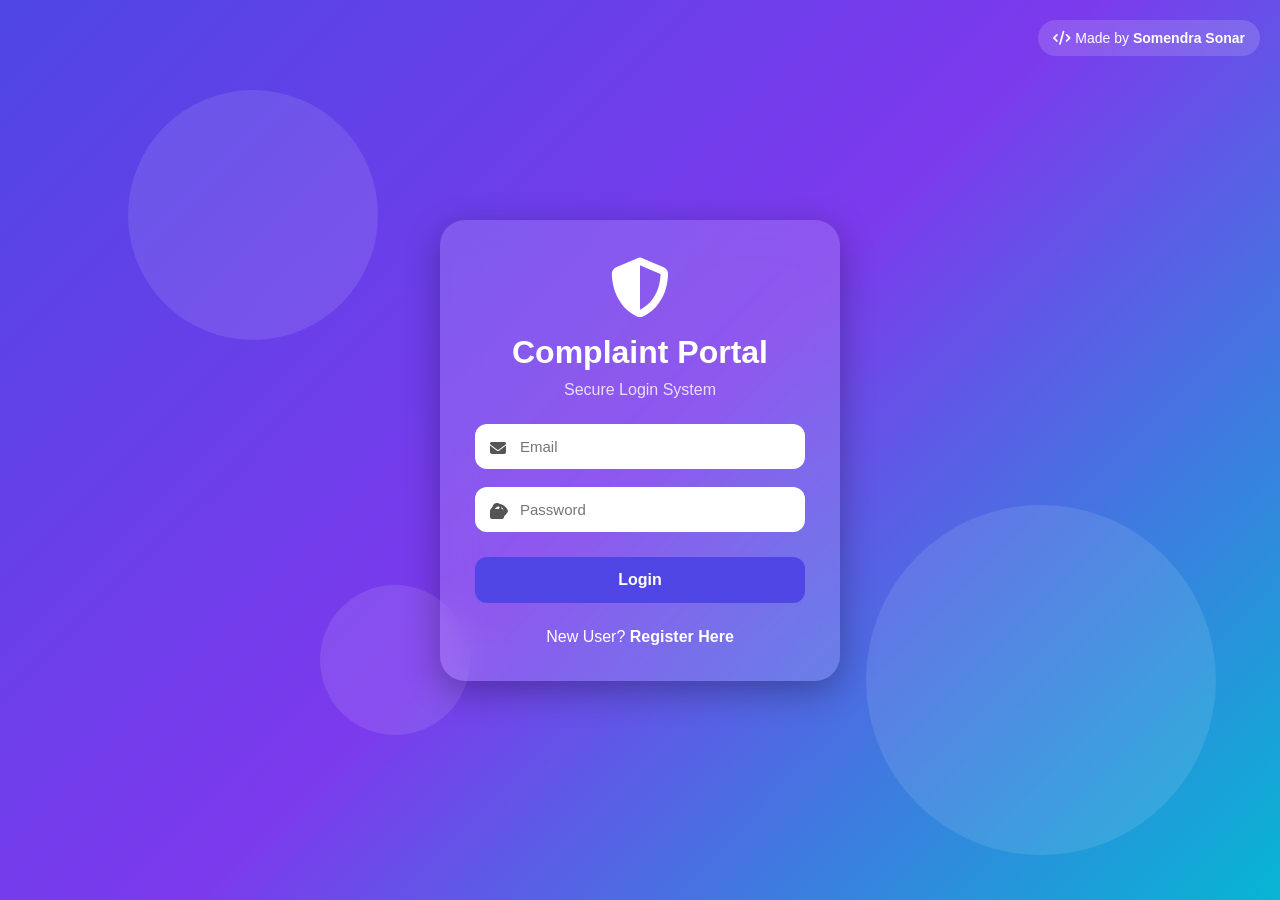
<file: complain managment/complain-managment/src/main/resources/static/login.html>
<!doctype html>
<html>
<head>
<title>Complaint System Login</title>

<meta charset="UTF-8"/>
<meta name="viewport" content="width=device-width, initial-scale=1.0"/>

<link
rel="stylesheet"
href="https://cdnjs.cloudflare.com/ajax/libs/font-awesome/6.5.2/css/all.min.css"
/>

<style>

*{
margin:0;
padding:0;
box-sizing:border-box;
font-family:Arial,sans-serif;
}

body{
height:100vh;
display:flex;
justify-content:center;
align-items:center;

background:
linear-gradient(
135deg,
#4f46e5,
#7c3aed,
#06b6d4
);

overflow:hidden;
color:white;
}

.background{
position:absolute;
width:100%;
height:100%;
overflow:hidden;
}

.circle{
position:absolute;
border-radius:50%;
background:rgba(255,255,255,.1);
animation:float 8s infinite linear;
}

.circle:nth-child(1){
width:250px;
height:250px;
top:10%;
left:10%;
}

.circle:nth-child(2){
width:350px;
height:350px;
bottom:5%;
right:5%;
}

.circle:nth-child(3){
width:150px;
height:150px;
top:65%;
left:25%;
}

@keyframes float{
0%{transform:translateY(0);}
50%{transform:translateY(-30px);}
100%{transform:translateY(0);}
}

.container{

position:relative;
width:400px;
padding:35px;

border-radius:25px;

background:
rgba(255,255,255,.15);

backdrop-filter:
blur(18px);

box-shadow:
0 10px 35px rgba(0,0,0,.3);

z-index:100;

}

.logo{
font-size:60px;
text-align:center;
margin-bottom:10px;
}

h1{
text-align:center;
margin-bottom:10px;
}

.subtitle{
text-align:center;
margin-bottom:25px;
opacity:.8;
}

.input-box{
position:relative;
margin-top:18px;
}

.input-box i{
position:absolute;
left:15px;
top:16px;
color:#555;
}

.input-box input{

width:100%;

padding:14px 14px 14px 45px;

border:none;

border-radius:12px;

outline:none;

font-size:15px;

}

.password-toggle{

position:absolute;
right:15px;
top:16px;

cursor:pointer;

color:#555;

}

button{

width:100%;
padding:14px;

margin-top:25px;

border:none;

border-radius:12px;

background:#4f46e5;

color:white;

font-size:16px;

font-weight:bold;

cursor:pointer;

transition:.3s;

}

button:hover{

background:#3730a3;
transform:translateY(-2px);

}

.footer{

margin-top:25px;
text-align:center;

}

.footer a{

color:white;
font-weight:bold;

text-decoration:none;

}

.footer a:hover{
text-decoration:underline;
}

.credit{

position:absolute;

top:20px;
right:20px;

padding:10px 15px;

background:
rgba(255,255,255,.15);

backdrop-filter:
blur(12px);

border-radius:20px;

font-size:14px;

}

</style>

</head>

<body>

<div class="background">

<div class="circle"></div>
<div class="circle"></div>
<div class="circle"></div>

</div>

<div class="credit">

<i class="fa-solid fa-code"></i>

Made by <b>Somendra Sonar</b>

</div>

<div class="container">

<div class="logo">
<i class="fa-solid fa-shield-halved"></i>
</div>

<h1>Complaint Portal</h1>

<p class="subtitle">
Secure Login System
</p>

<div class="input-box">

<i class="fa-solid fa-envelope"></i>

<input
id="email"
type="email"
placeholder="Email"
/>

</div>

<div class="input-box">

<i class="fa-solid fa-lock"></i>

<input
id="password"
type="password"
placeholder="Password"
/>

<i
class="fa-solid fa-eye password-toggle"
onclick="togglePassword()">
</i>

</div>

<button
id="loginBtn"
onclick="login()">

Login

</button>

<div class="footer">

New User?

<a href="register.html">

Register Here

</a>

</div>

</div>

<script>

function togglePassword(){

const pass=
document.getElementById(
"password"
);

pass.type=
pass.type==="password"
?
"text"
:
"password";

}

async function login(){

const email=
document.getElementById(
"email"
).value.trim();

const password=
document.getElementById(
"password"
).value.trim();

if(!email||!password){

alert(
"Please enter email and password"
);

return;

}

const btn=
document.getElementById(
"loginBtn"
);

btn.innerHTML=
"Logging in...";

btn.disabled=true;

try{

const response=
await fetch(

`${window.location.origin}/api/auth/login`,

{

method:"POST",

headers:{
"Content-Type":
"application/json"
},

body:
JSON.stringify({
email,
password
})

}

);

if(!response.ok){

throw new Error();

}

const user=
await response.json();

localStorage.setItem(
"userId",
user.id
);

localStorage.setItem(
"userName",
user.name
);

localStorage.setItem(
"role",
user.role
);

if(
user.role==="ADMIN"
){

window.location.href=
"admin.html";

}else{

window.location.href=
"create.html";

}

}catch(error){

alert(
"Invalid Email or Password"
);

console.log(error);

}finally{

btn.innerHTML=
"Login";

btn.disabled=false;

}

}

</script>

</body>
</html>
</file>
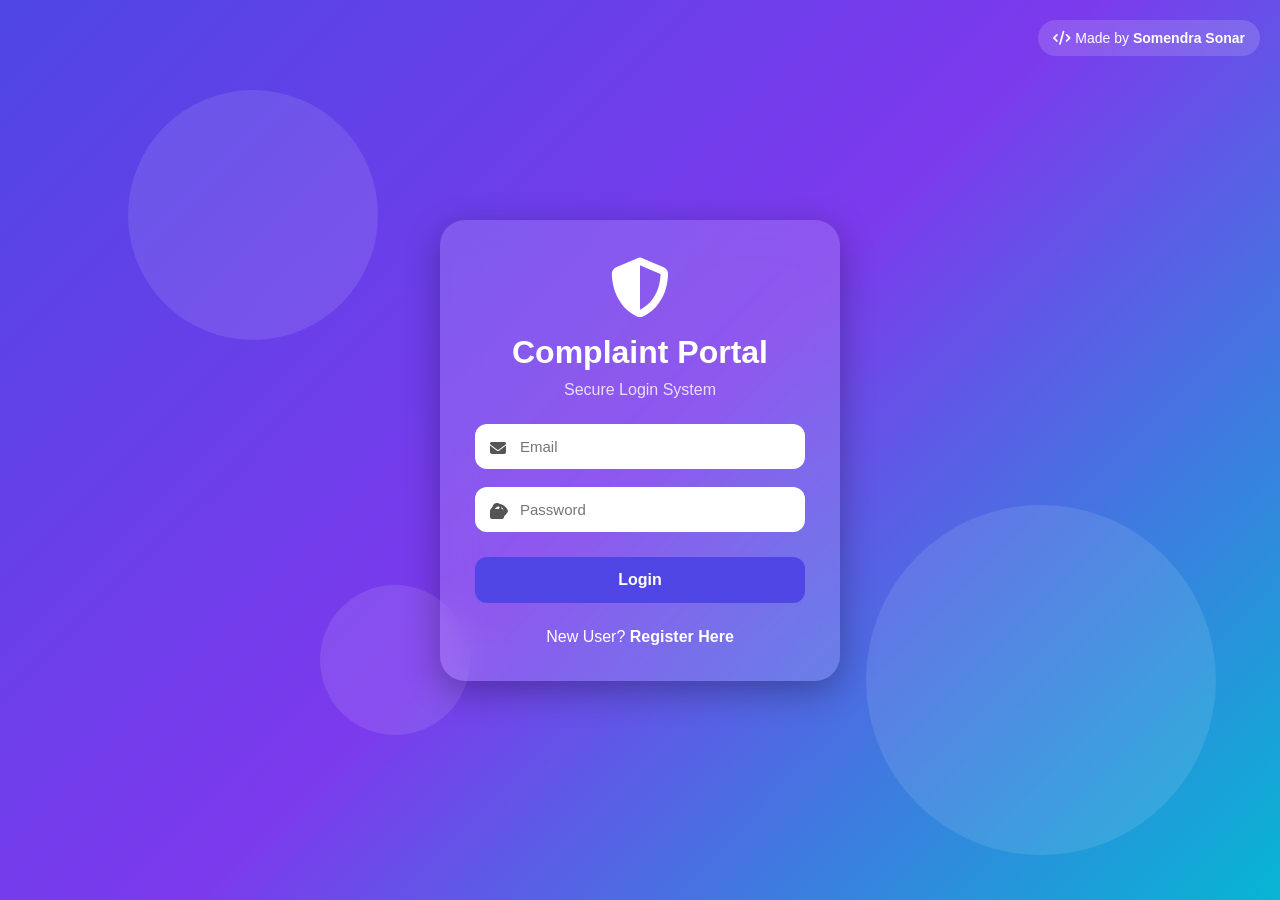
<file: complain managment/complain-managment/src/main/resources/static/mycomplaints.html>
<!doctype html>
<html>
<head>
<title>My Complaints</title>

<meta charset="UTF-8"/>
<meta name="viewport" content="width=device-width, initial-scale=1.0"/>

<link
rel="stylesheet"
href="https://cdnjs.cloudflare.com/ajax/libs/font-awesome/6.5.2/css/all.min.css"
/>

<style>

*{
margin:0;
padding:0;
box-sizing:border-box;
font-family:Arial,sans-serif;
}

body{
background:linear-gradient(135deg,#eef2ff,#dbeafe);
padding:30px;
min-height:100vh;
}

nav{
background:white;
padding:18px;
border-radius:18px;
display:flex;
justify-content:space-between;
align-items:center;
box-shadow:0 5px 20px rgba(0,0,0,.1);
margin-bottom:30px;
}

.logo{
font-size:24px;
font-weight:bold;
color:#4f46e5;
}

nav a{
text-decoration:none;
margin-left:20px;
font-weight:bold;
color:#333;
}

nav a:hover{
color:#4f46e5;
}

.user-box{
display:flex;
align-items:center;
gap:15px;
}

.user{
font-weight:bold;
color:#4f46e5;
}

.logout{
padding:10px 15px;
border:none;
border-radius:10px;
background:#ef4444;
color:white;
cursor:pointer;
}

.logout:hover{
background:#dc2626;
}

h1{
margin-bottom:25px;
color:#333;
}

.grid{
display:grid;
grid-template-columns:repeat(auto-fit,minmax(350px,1fr));
gap:25px;
}

.card{
background:white;
padding:25px;
border-radius:20px;
box-shadow:0 8px 25px rgba(0,0,0,.1);
transition:.3s;
}

.card:hover{
transform:translateY(-6px);
}

.card h2{
margin-bottom:10px;
color:#333;
}

.badge{
padding:8px 14px;
border-radius:20px;
color:white;
font-size:14px;
font-weight:bold;
display:inline-block;
margin-top:10px;
}

.Pending{
background:orange;
}

.Resolved{
background:green;
}

.InProgress{
background:#2563eb;
}

img{
width:100%;
max-height:250px;
object-fit:cover;
border-radius:12px;
margin-top:15px;
}

.response{
background:#f5f5f5;
padding:10px;
margin-top:15px;
border-radius:10px;
}

button{
margin-top:15px;
width:100%;
padding:12px;
border:none;
border-radius:10px;
background:#4f46e5;
color:white;
font-weight:bold;
cursor:pointer;
}

button:hover{
background:#3730a3;
}

.empty{
text-align:center;
margin-top:100px;
font-size:22px;
color:gray;
}

.date{
margin-top:15px;
font-size:13px;
color:gray;
}

</style>

</head>

<body>

<script>

const userId=
localStorage.getItem(
"userId"
);

if(!userId){

alert(
"Please login first"
);

window.location.href=
"login.html";

}

</script>


<nav>

<div class="logo">
Complaint Portal
</div>

<div>

<a href="create.html">
Create
</a>

<a href="mycomplaints.html">
My Complaints
</a>

<a
id="dashboardLink"
href="admin.html">

Dashboard

</a>

</div>


<div class="user-box">

<div class="user">

👤
<span id="username"></span>

</div>

<button
class="logout"
onclick="logout()">

Logout

</button>

</div>

</nav>


<h1>

My Complaints

</h1>


<div
id="complaints"
class="grid">

Loading...

</div>


<script>

document.getElementById(
"username"
).innerText=

localStorage.getItem(
"userName"
);


if(
localStorage.getItem(
"role"
)!=="ADMIN"
){

document.getElementById(
"dashboardLink"
).style.display=
"none";

}


function logout(){

localStorage.clear();

window.location.href=
"login.html";

}


async function loadComplaints(){

const userId=
localStorage.getItem(
"userId"
);

try{

const response=
await fetch(

`${window.location.origin}/api/complaints/user/${userId}`

);

if(!response.ok){

throw new Error();

}

const data=
await response.json();

let output="";


if(data.length===0){

output=`

<div class="empty">

<i class="fa-solid fa-folder-open"></i>

<br><br>

No Complaints Found

</div>

`;

}


data.forEach((c)=>{

let badgeClass=
c.status.replace(" ","");


output+=`

<div class="card">

<h2>

${c.title}

</h2>

<p>

${c.description}

</p>

<div class="badge ${badgeClass}">

${c.status}

</div>

${
c.imageName
?

`<img src="${window.location.origin}/uploads/${c.imageName}">`

:

""
}


<div class="response">

<b>

Admin Response:

</b>

<br>

${c.adminResponse || "No response yet"}

</div>


<div class="date">

Created:

${
new Date(
c.createdAt
).toLocaleString(
'en-IN',
{
timeZone:'Asia/Kolkata',
day:'2-digit',
month:'2-digit',
year:'numeric',
hour:'2-digit',
minute:'2-digit',
second:'2-digit',
hour12:true
}
)
}

</div>


<button

onclick=

"window.open('${window.location.origin}/api/complaints/${c.id}/pdf')"

>

<i class="fa-solid fa-download"></i>

Download PDF

</button>

</div>

`;

});


document.getElementById(
"complaints"
).innerHTML=
output;

}catch(error){

console.log(error);

document.getElementById(
"complaints"
)

.innerHTML=`

<div class="empty">

Error loading complaints

</div>

`;

}

}

loadComplaints();

</script>

</body>
</html>
</file>
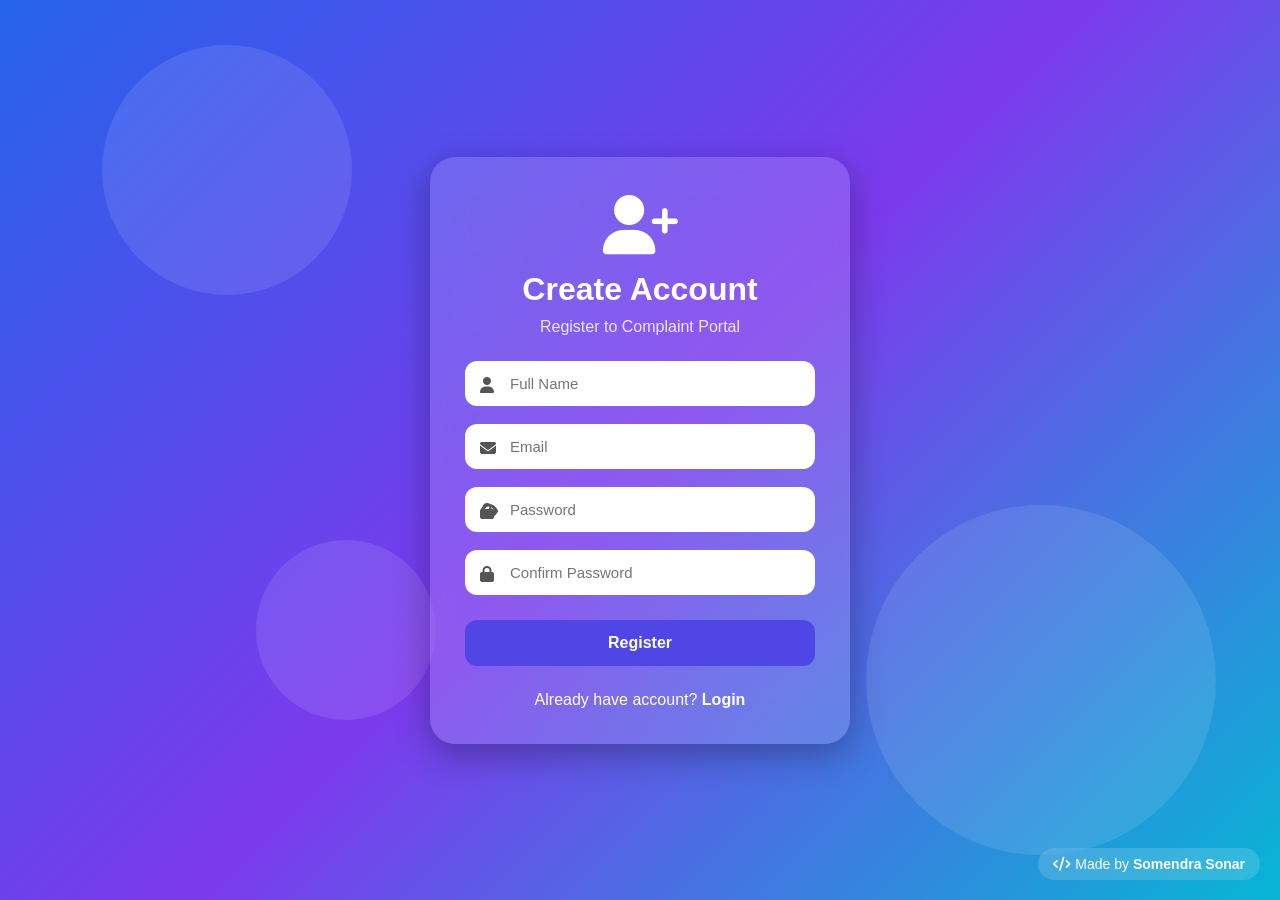
<file: complain managment/complain-managment/src/main/resources/static/register.html>
<!doctype html>
<html>
<head>
<title>Register</title>

<meta charset="UTF-8"/>
<meta name="viewport" content="width=device-width, initial-scale=1.0"/>

<link
rel="stylesheet"
href="https://cdnjs.cloudflare.com/ajax/libs/font-awesome/6.5.2/css/all.min.css"
/>

<style>

*{
margin:0;
padding:0;
box-sizing:border-box;
font-family:Arial,sans-serif;
}

body{
height:100vh;
display:flex;
justify-content:center;
align-items:center;

background:
linear-gradient(
135deg,
#2563eb,
#7c3aed,
#06b6d4
);

overflow:hidden;
}

.background{
position:absolute;
width:100%;
height:100%;
}

.circle{
position:absolute;
border-radius:50%;
background:rgba(255,255,255,.1);
animation:float 8s infinite linear;
}

.circle:nth-child(1){
width:250px;
height:250px;
top:5%;
left:8%;
}

.circle:nth-child(2){
width:350px;
height:350px;
bottom:5%;
right:5%;
}

.circle:nth-child(3){
width:180px;
height:180px;
bottom:20%;
left:20%;
}

@keyframes float{

0%{
transform:translateY(0);
}

50%{
transform:translateY(-30px);
}

100%{
transform:translateY(0);
}

}

.container{

position:relative;
width:420px;
padding:35px;

border-radius:25px;

background:
rgba(255,255,255,.15);

backdrop-filter:
blur(18px);

box-shadow:
0 10px 35px rgba(0,0,0,.3);

color:white;

z-index:100;

}

.logo{
font-size:60px;
text-align:center;
margin-bottom:10px;
}

h1{
text-align:center;
margin-bottom:10px;
}

.subtitle{
text-align:center;
margin-bottom:25px;
opacity:.85;
}

.input-box{
position:relative;
margin-top:18px;
}

.input-box i{
position:absolute;
left:15px;
top:16px;
color:#555;
}

.input-box input{
width:100%;
padding:14px 14px 14px 45px;
border:none;
border-radius:12px;
outline:none;
font-size:15px;
}

.password-toggle{
position:absolute;
right:15px;
top:16px;
cursor:pointer;
color:#555;
}

button{
width:100%;
padding:14px;
margin-top:25px;
border:none;
border-radius:12px;
background:#4f46e5;
color:white;
font-size:16px;
font-weight:bold;
cursor:pointer;
transition:.3s;
}

button:hover{
background:#312e81;
transform:translateY(-2px);
}

.footer{
text-align:center;
margin-top:25px;
}

.footer a{
color:white;
font-weight:bold;
text-decoration:none;
}

.credit{

position:absolute;

bottom:20px;
right:20px;

padding:8px 15px;

background:
rgba(255,255,255,.15);

border-radius:20px;

color:white;

font-size:14px;

backdrop-filter:
blur(10px);

}

</style>

</head>

<body>

<div class="background">
<div class="circle"></div>
<div class="circle"></div>
<div class="circle"></div>
</div>

<div class="container">

<div class="logo">
<i class="fa-solid fa-user-plus"></i>
</div>

<h1>Create Account</h1>

<p class="subtitle">
Register to Complaint Portal
</p>

<div class="input-box">

<i class="fa-solid fa-user"></i>

<input
id="name"
placeholder="Full Name"
/>

</div>


<div class="input-box">

<i class="fa-solid fa-envelope"></i>

<input
id="email"
type="email"
placeholder="Email"
/>

</div>


<div class="input-box">

<i class="fa-solid fa-lock"></i>

<input
id="password"
type="password"
placeholder="Password"
/>

<i
class="fa-solid fa-eye password-toggle"
onclick="togglePassword()">
</i>

</div>


<div class="input-box">

<i class="fa-solid fa-lock"></i>

<input
id="confirmPassword"
type="password"
placeholder="Confirm Password"
/>

</div>


<button
id="registerBtn"
onclick="register()">

Register

</button>


<div class="footer">

Already have account?

<a href="login.html">

Login

</a>

</div>

</div>


<div class="credit">

<i class="fa-solid fa-code"></i>

Made by
<b>Somendra Sonar</b>

</div>


<script>

function togglePassword(){

let pass=
document.getElementById(
"password"
);

pass.type=
pass.type==="password"
?
"text"
:
"password";

}


async function register(){

const name=
document.getElementById(
"name"
).value.trim();

const email=
document.getElementById(
"email"
).value.trim();

const password=
document.getElementById(
"password"
).value;

const confirm=
document.getElementById(
"confirmPassword"
).value;


if(
!name ||
!email ||
!password ||
!confirm
){

alert(
"Please fill all fields"
);

return;

}


if(
!email.includes("@")
){

alert(
"Enter valid email"
);

return;

}


if(
password.length<6
){

alert(
"Password must be at least 6 characters"
);

return;

}


if(
password!==confirm
){

alert(
"Passwords do not match"
);

return;

}


const btn=
document.getElementById(
"registerBtn"
);

btn.innerHTML=
"Creating...";

btn.disabled=true;


try{

const response=

await fetch(

`${window.location.origin}/api/auth/register`,

{

method:"POST",

headers:{

"Content-Type":
"application/json"

},

body:
JSON.stringify({

name,
email,
password

})

}

);


if(!response.ok){

throw new Error();

}


alert(
"Registration Successful"
);

window.location.href=
"login.html";

}catch(error){

console.log(error);

alert(
"Registration Failed"
);

}finally{

btn.innerHTML=
"Register";

btn.disabled=false;

}

}

</script>

</body>
</html>
</file>
